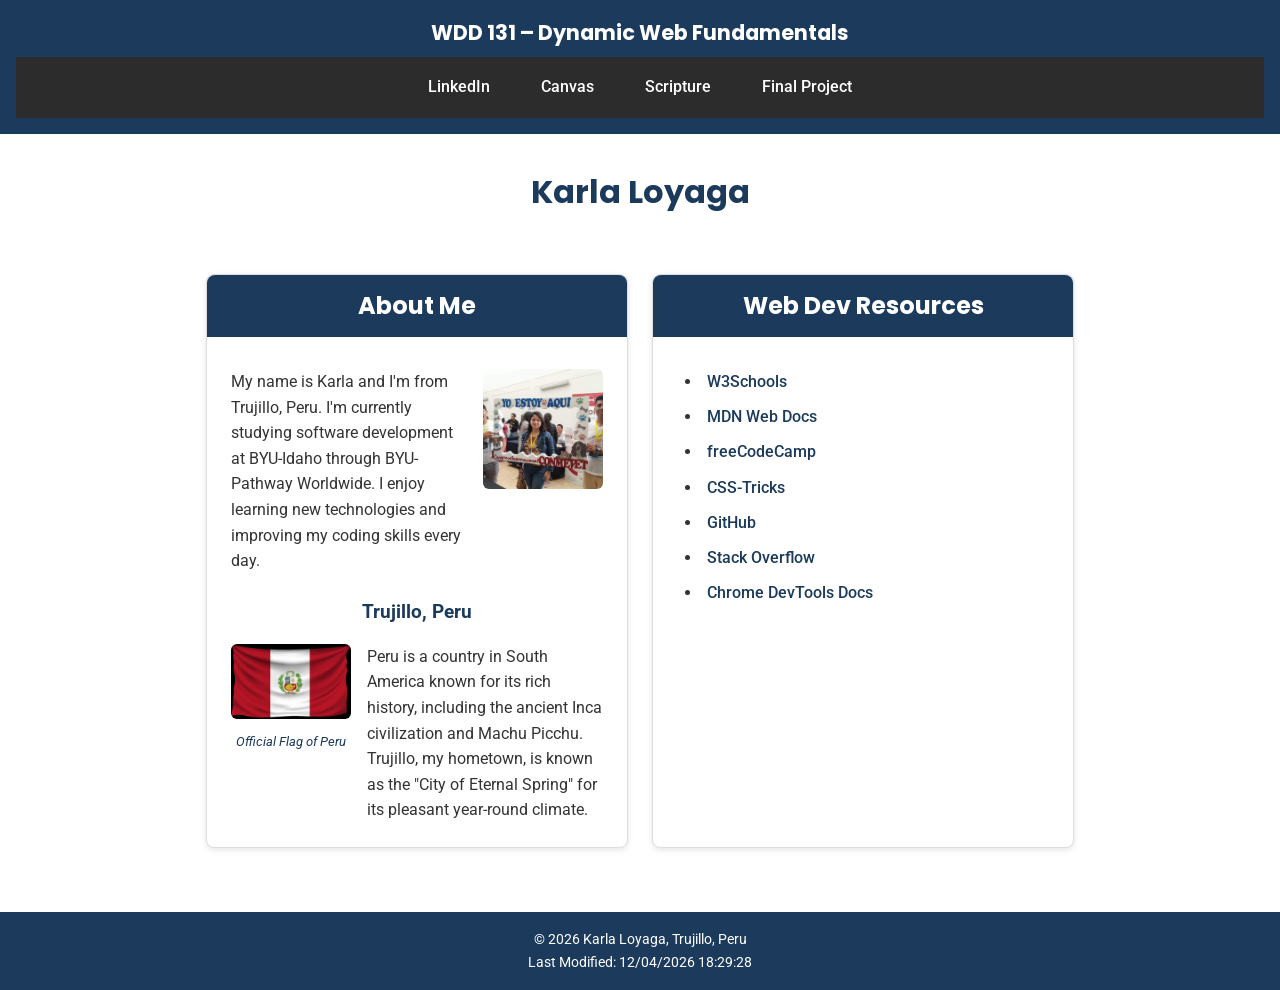
<file: index.html>
<!DOCTYPE html>
<html lang="en">
<head>
    <link rel="preconnect" href="https://fonts.googleapis.com">
    <link rel="preconnect" href="https://fonts.gstatic.com" crossorigin>
    <link href="https://fonts.googleapis.com/css2?family=Poppins:wght@600;700&family=Roboto:wght@400;500&display=swap" rel="stylesheet">
    <meta charset="UTF-8">
    <meta name="viewport" content="width=device-width, initial-scale=1.0">
    <title>WDD 131 – Dynamic Web Fundamentals – Karla Loyaga</title>
    <meta name="description" content="WDD 131 – Dynamic Web Fundamentals. Karla Loyaga. Personal landing page for the web development course.">
    <meta name="author" content="Karla Loyaga">
    <link rel="stylesheet" href="styles/base.css">
    <script src="scripts/getdates.js" defer></script>

</head>
   
<body>
        <header>
        <span id="course-title">WDD 131 – Dynamic Web Fundamentals</span>
        <nav>
            <a href="https://www.linkedin.com" target="_blank">LinkedIn</a>
            <a href="https://byupw.instructure.com/" target="_blank">Canvas</a>
            <a href="https://www.churchofjesuschrist.org/study/scriptures" target="_blank">Scripture</a>
            <a href="#">Final Project</a>
        </nav>
    </header>
        <main>
        <h1>Karla Loyaga</h1>

        <section class="card">
            <h2>About Me</h2>
            <div class="about-content">
                <p>My name is Karla and I'm from Trujillo, Peru. I'm currently studying software development at BYU-Idaho through BYU-Pathway Worldwide. I enjoy learning new technologies and improving my coding skills every day.</p>
                <img src="images/profile.jpg" alt="Photo of Karla Loyaga">
            </div>
           <h3>Trujillo, Peru</h3>
           <div class="flag-content">
               <figure class="flag-figure">
                   <img src="images/peru-flag.jpg" alt="Official flag of Peru">
                   <figcaption>Official Flag of Peru</figcaption>
               </figure>
               <p>Peru is a country in South America known for its rich history, including the ancient Inca civilization and Machu Picchu. Trujillo, my hometown, is known as the "City of Eternal Spring" for its pleasant year-round climate.</p>
           </div>
        </section>

        <section class="card">
            <h2>Web Dev Resources</h2>
            <ul>
                <li><a href="https://www.w3schools.com" target="_blank">W3Schools</a></li>
                <li><a href="https://developer.mozilla.org" target="_blank">MDN Web Docs</a></li>
                <li><a href="https://www.freecodecamp.org" target="_blank">freeCodeCamp</a></li>
                <li><a href="https://css-tricks.com" target="_blank">CSS-Tricks</a></li>
                <li><a href="https://github.com" target="_blank">GitHub</a></li>
                <li><a href="https://stackoverflow.com" target="_blank">Stack Overflow</a></li>
                <li><a href="https://developer.chrome.com/docs" target="_blank">Chrome DevTools Docs</a></li>
            </ul>
        </section>
    </main>
        <footer>
        <p>&copy; <span id="currentyear"></span> Karla Loyaga, Trujillo, Peru</p>
        <p id="lastModified"></p>
    </footer>

</body>
</html>
</file>
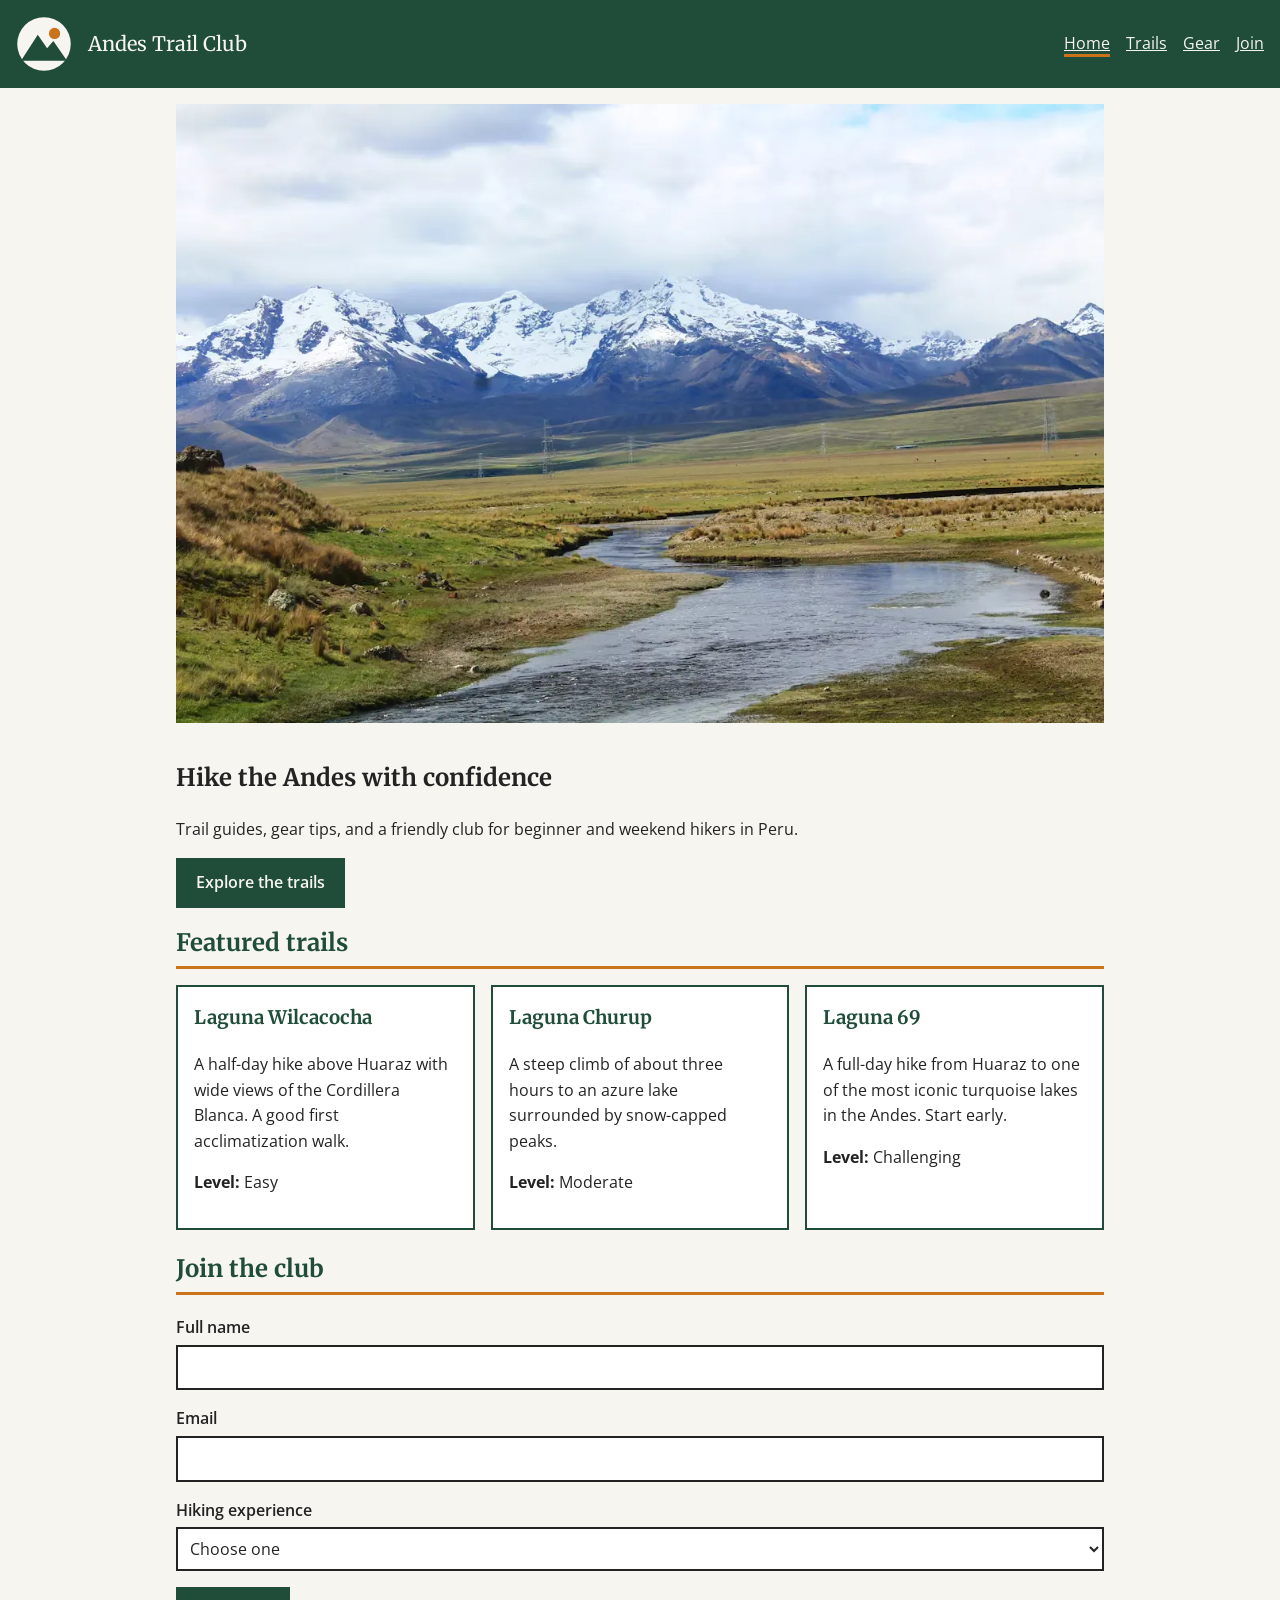
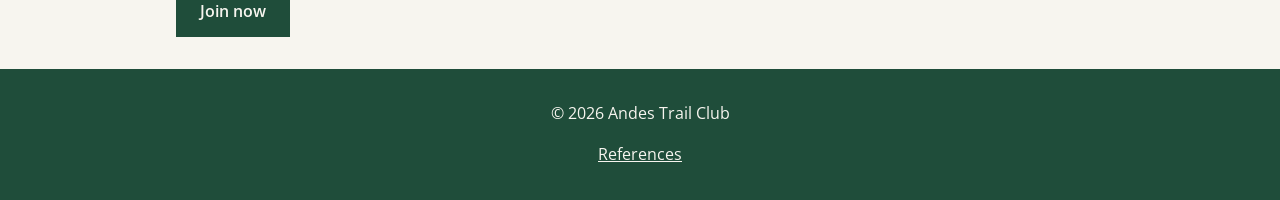
<file: project/index.html>
<!DOCTYPE html>
<html lang="en">
<head>
  <meta charset="utf-8">
  <meta name="viewport" content="width=device-width, initial-scale=1">
  <meta name="description" content="Andes Trail Club: trail guides, gear tips, and membership for hikers in the Andes region of Peru.">
  <title>Andes Trail Club | Home</title>
  <link rel="preconnect" href="https://fonts.googleapis.com">
  <link rel="preconnect" href="https://fonts.gstatic.com" crossorigin>
  <link rel="stylesheet" href="https://fonts.googleapis.com/css2?family=Merriweather:wght@700&amp;family=Open+Sans:wght@400;600&amp;display=swap">
  <link rel="stylesheet" href="styles/main.css">
  <script src="scripts/main.js" defer></script>
</head>
<body>
  <header>
    <img src="images/logo.svg" alt="Andes Trail Club logo: a green mountain peak with an amber sun" width="90" height="90">
    <p class="site-name">Andes Trail Club</p>
    <button id="menu-button" type="button" aria-expanded="false" aria-controls="main-nav">Menu</button>
    <nav id="main-nav" aria-label="Main">
      <ul>
        <li><a href="index.html" aria-current="page">Home</a></li>
        <li><a href="trails.html">Trails</a></li>
        <li><a href="gear.html">Gear</a></li>
        <li><a href="index.html#join">Join</a></li>
      </ul>
    </nav>
  </header>
  <main>
    <section class="hero">
      <img src="images/andes-hero.webp" alt="A river winding through a grassy highland plain below snow-capped Andean mountains" width="1170" height="780">
      <div class="hero-text">
        <h1>Hike the Andes with confidence</h1>
        <p>Trail guides, gear tips, and a friendly club for beginner and weekend hikers in Peru.</p>
        <a href="trails.html">Explore the trails</a>
      </div>
    </section>
    <section class="featured">
      <h2>Featured trails</h2>
      <article class="trail-card">
        <h3>Laguna Wilcacocha</h3>
        <p>A half-day hike above Huaraz with wide views of the Cordillera Blanca. A good first acclimatization walk.</p>
        <p><strong>Level:</strong> Easy</p>
      </article>
      <article class="trail-card">
        <h3>Laguna Churup</h3>
        <p>A steep climb of about three hours to an azure lake surrounded by snow-capped peaks.</p>
        <p><strong>Level:</strong> Moderate</p>
      </article>
      <article class="trail-card">
        <h3>Laguna 69</h3>
        <p>A full-day hike from Huaraz to one of the most iconic turquoise lakes in the Andes. Start early.</p>
        <p><strong>Level:</strong> Challenging</p>
      </article>
    </section>
    <section id="join">
      <h2>Join the club</h2>
      <form id="join-form">
        <p>
          <label for="member-name">Full name</label>
          <input type="text" id="member-name" name="member-name" autocomplete="name" required>
        </p>
        <p>
          <label for="member-email">Email</label>
          <input type="email" id="member-email" name="member-email" autocomplete="email" required>
        </p>
        <p>
          <label for="member-level">Hiking experience</label>
          <select id="member-level" name="member-level" required>
            <option value="">Choose one</option>
            <option value="beginner">Beginner</option>
            <option value="intermediate">Intermediate</option>
            <option value="advanced">Advanced</option>
          </select>
        </p>
        <button type="submit">Join now</button>
      </form>
      <p id="form-message" aria-live="polite"></p>
    </section>
  </main>
  <footer>
    <p>&copy; 2026 Andes Trail Club</p>
    <p><a href="references.html">References</a></p>
  </footer>
</body>
</html>
</file>
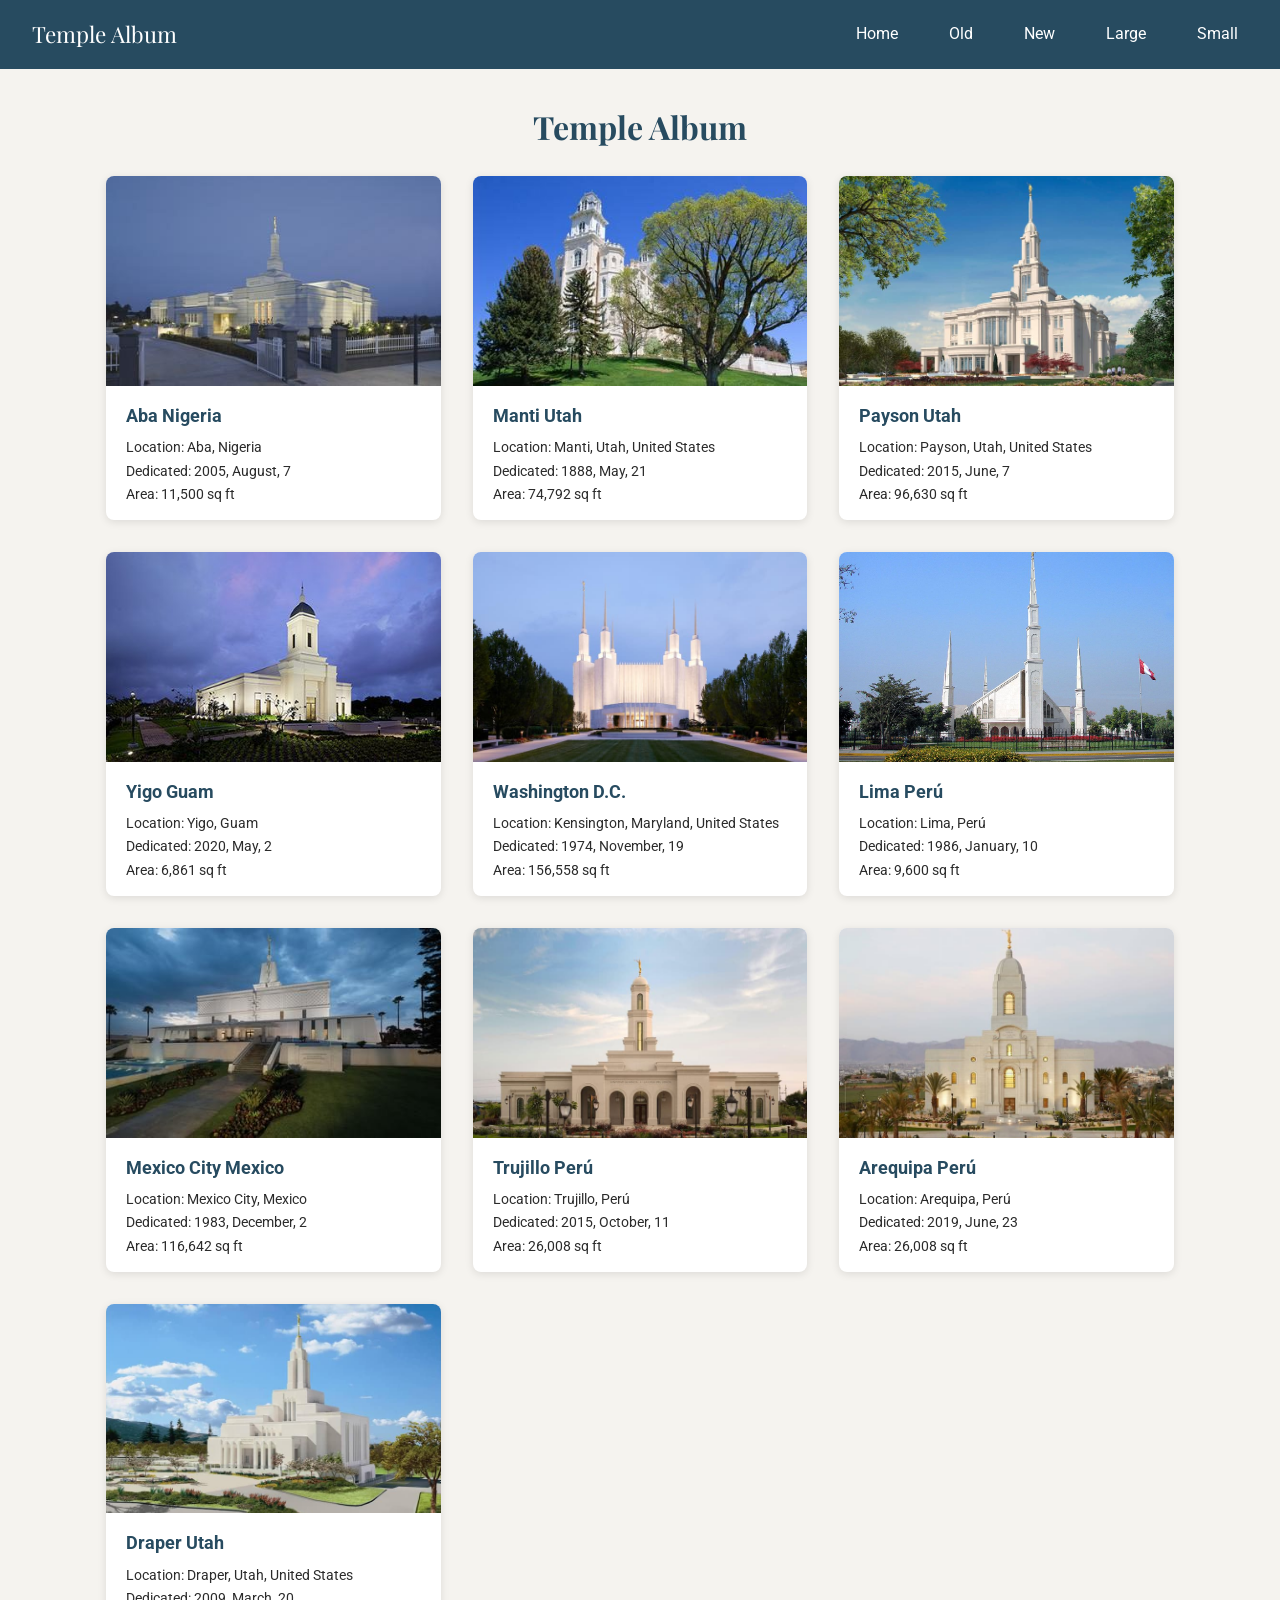
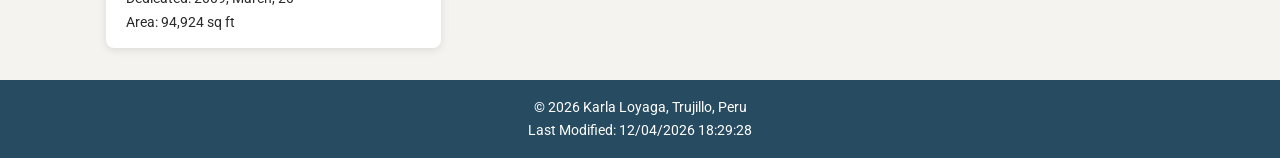
<file: filtered-temples.html>
<!DOCTYPE html>
<html lang="en">
<head>
    <meta charset="UTF-8">
    <meta name="viewport" content="width=device-width, initial-scale=1.0">
    <title>Temple Album – Karla Loyaga</title>
    <meta name="description" content="A responsive picture album of temple images for WDD 131, Karla Loyaga.">
    <meta name="author" content="Karla Loyaga">
    <link rel="preconnect" href="https://fonts.googleapis.com">
    <link rel="preconnect" href="https://fonts.gstatic.com" crossorigin>
    <link href="https://fonts.googleapis.com/css2?family=Playfair+Display:wght@700&family=Roboto:wght@400;500&display=swap" rel="stylesheet">
    <link rel="stylesheet" href="styles/filtered-temples.css">
    <link rel="stylesheet" href="styles/filtered-temples-large.css">
    <script src="scripts/filtered-temples.js" defer></script>
</head>
<body>
    <header>
        <p class="site-title">Temple Album</p>
        <button id="menu-toggle" class="hamburger" aria-label="Toggle navigation menu" aria-expanded="false">
            <span id="hamburger-icon">☰</span>
        </button>
        <nav id="primary-nav">
            <a href="#" id="home">Home</a>
            <a href="#" id="old">Old</a>
            <a href="#" id="new">New</a>
            <a href="#" id="large">Large</a>
            <a href="#" id="small">Small</a>
        </nav>
    </header>

    <main>
        <h1>Temple Album</h1>
        <div class="gallery">
        </div>
    </main>

    <footer>
        <p>&copy; <span id="currentyear"></span> Karla Loyaga, Trujillo, Peru</p>
        <p id="lastModified"></p>
    </footer>
</body>
</html>
</file>
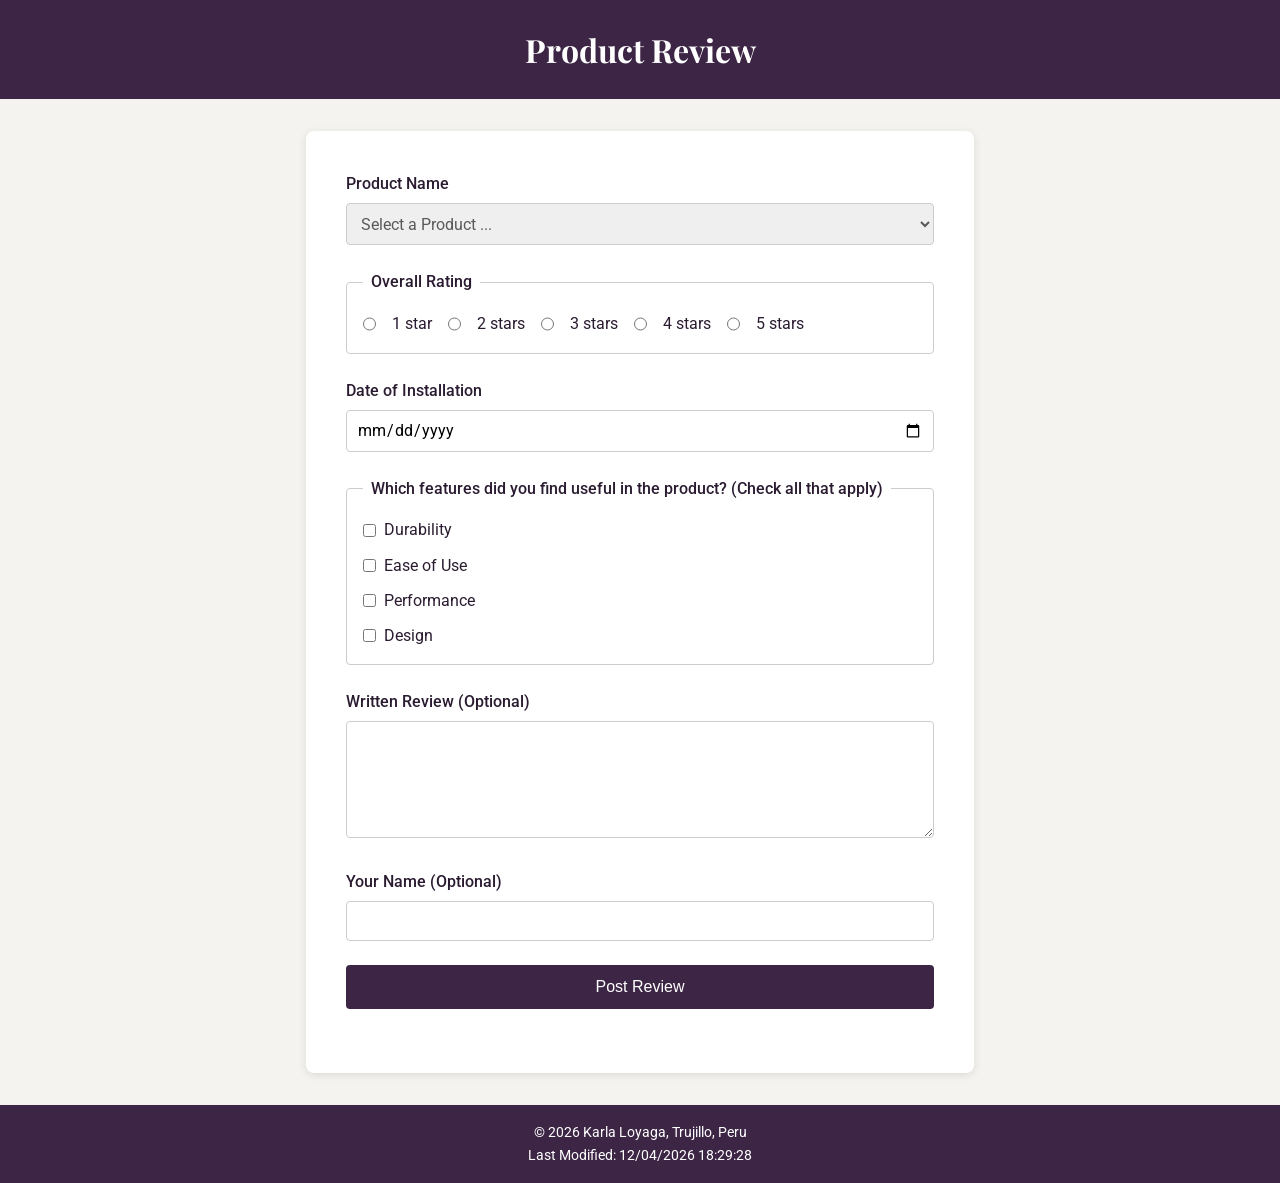
<file: form.html>
<!DOCTYPE html>
<html lang="en">
<head>
    <meta charset="UTF-8">
    <meta name="viewport" content="width=device-width, initial-scale=1.0">
    <title>Product Review Form – Karla Loyaga</title>
    <meta name="description" content="Submit a product review form for WDD 131, Karla Loyaga.">
    <meta name="author" content="Karla Loyaga">
    <link rel="preconnect" href="https://fonts.googleapis.com">
    <link rel="preconnect" href="https://fonts.gstatic.com" crossorigin>
    <link href="https://fonts.googleapis.com/css2?family=Playfair+Display:wght@700&family=Roboto:wght@400;500&display=swap" rel="stylesheet">
    <link rel="stylesheet" href="styles/form.css">
    <script src="scripts/form.js" defer></script>
</head>
<body>
    <header>
        <h1>Product Review</h1>
    </header>

    <main>
        <form action="review.html" method="get">
            <div class="form-group">
                <label for="product">Product Name</label>
                <select id="product" name="product" required>
                    <option value="" disabled selected>Select a Product ...</option>
                </select>
            </div>

            <div class="form-group">
                <fieldset>
                    <legend>Overall Rating</legend>
                    <div class="rating">
                        <input type="radio" id="rating1" name="rating" value="1" required>
                        <label for="rating1">1 star</label>

                        <input type="radio" id="rating2" name="rating" value="2" required>
                        <label for="rating2">2 stars</label>

                        <input type="radio" id="rating3" name="rating" value="3" required>
                        <label for="rating3">3 stars</label>

                        <input type="radio" id="rating4" name="rating" value="4" required>
                        <label for="rating4">4 stars</label>

                        <input type="radio" id="rating5" name="rating" value="5" required>
                        <label for="rating5">5 stars</label>
                    </div>
                </fieldset>
            </div>

            <div class="form-group">
                <label for="installDate">Date of Installation</label>
                <input type="date" id="installDate" name="installDate" required>
            </div>

            <div class="form-group">
                <fieldset>
                    <legend>Which features did you find useful in the product? (Check all that apply)</legend>
                    <div class="checkbox-group">
                        <div class="checkbox-item">
                            <input type="checkbox" id="durability" name="features" value="Durability">
                            <label for="durability">Durability</label>
                        </div>
                        <div class="checkbox-item">
                            <input type="checkbox" id="easeOfUse" name="features" value="Ease of Use">
                            <label for="easeOfUse">Ease of Use</label>
                        </div>
                        <div class="checkbox-item">
                            <input type="checkbox" id="performance" name="features" value="Performance">
                            <label for="performance">Performance</label>
                        </div>
                        <div class="checkbox-item">
                            <input type="checkbox" id="design" name="features" value="Design">
                            <label for="design">Design</label>
                        </div>
                    </div>
                </fieldset>
            </div>

            <div class="form-group">
                <label for="review">Written Review (Optional)</label>
                <textarea id="review" name="review" rows="5"></textarea>
            </div>

            <div class="form-group">
                <label for="username">Your Name (Optional)</label>
                <input type="text" id="username" name="username">
            </div>

            <div class="form-group">
                <input type="submit" value="Post Review">
            </div>
        </form>
    </main>

    <footer>
        <p>&copy; <span id="currentyear"></span> Karla Loyaga, Trujillo, Peru</p>
        <p id="lastModified"></p>
    </footer>
</body>
</html>
</file>
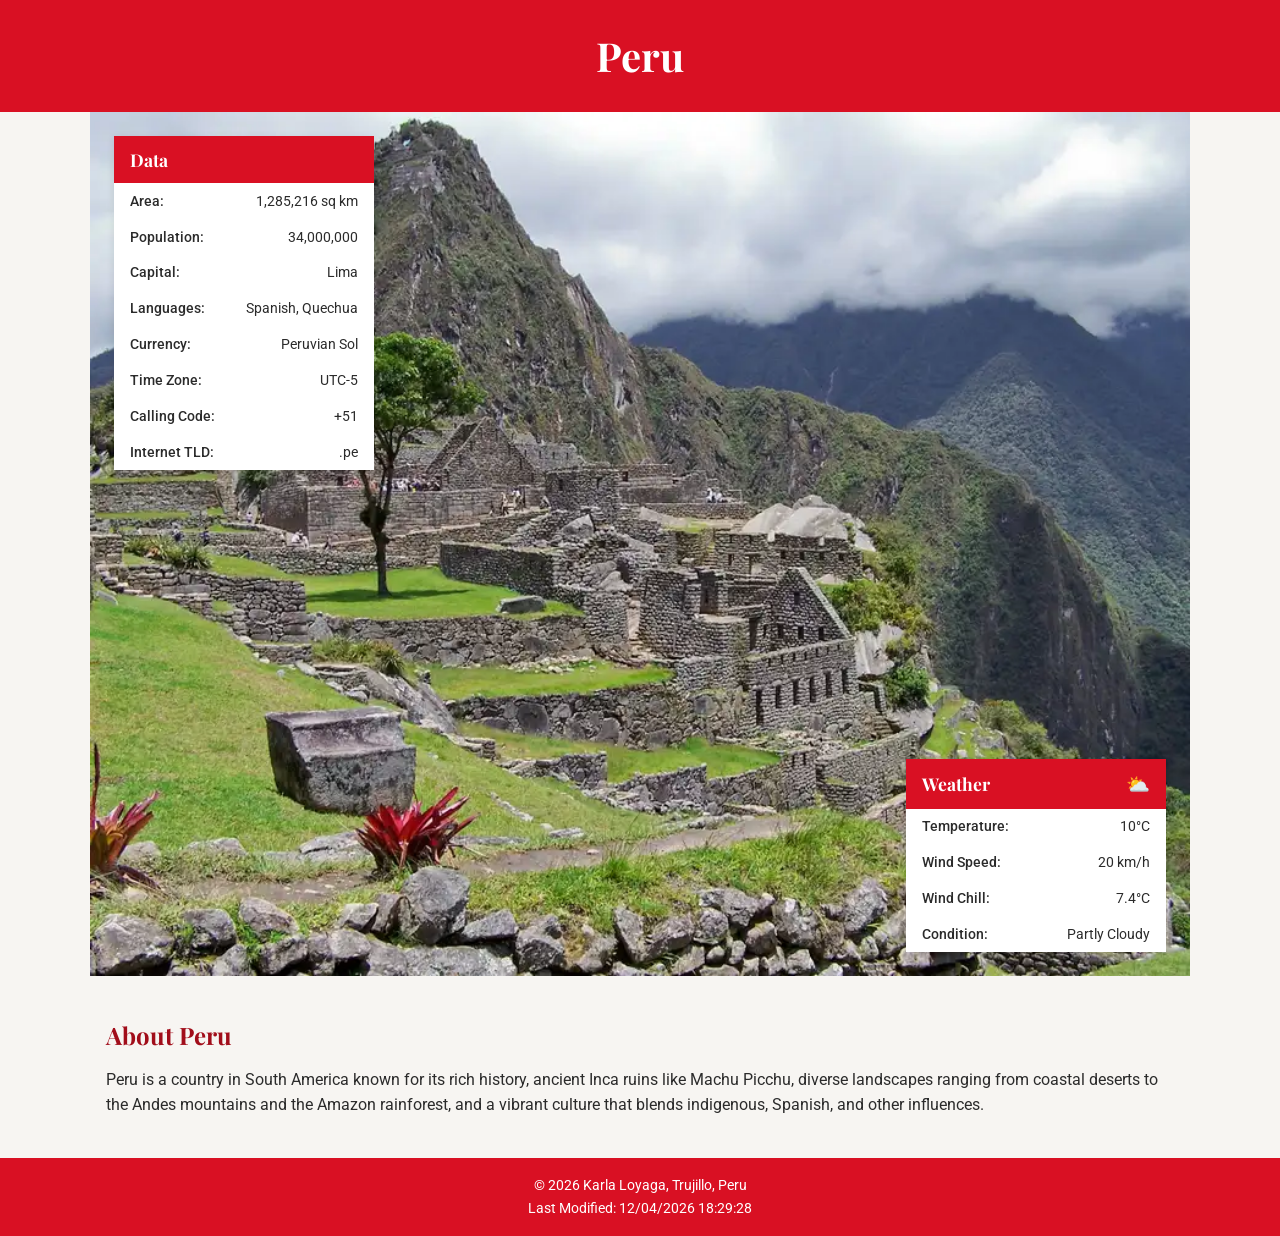
<file: place.html>
<!DOCTYPE html>
<html lang="en">
<head>
    <meta charset="UTF-8">
    <meta name="viewport" content="width=device-width, initial-scale=1.0">
    <title>Peru - Country Page</title>
    <meta name="description" content="Explore Peru: its landscapes, culture, and current weather conditions.">
    <meta name="author" content="Karla Loyaga">
    <link rel="preconnect" href="https://fonts.googleapis.com">
    <link rel="preconnect" href="https://fonts.gstatic.com" crossorigin>
    <link href="https://fonts.googleapis.com/css2?family=Playfair+Display:wght@700&family=Roboto:wght@400;500&display=swap" rel="stylesheet">
    <link rel="stylesheet" href="styles/place.css">
    <link rel="stylesheet" href="styles/place-large.css">
    <script src="scripts/place.js" defer></script>
</head>
<body>
    <header>
        <h1 class="site-title">Peru</h1>
    </header>

    <main>
        <section class="hero-wrapper">
            <picture>
                <source media="(min-width: 700px)" srcset="images/peru-hero-large.webp">
                <img src="images/peru-hero-small.webp" alt="Llamas at Machu Picchu, Peru" width="800" height="600">
            </picture>

            <div class="data-card">
                <h2>Data</h2>
                <p><span class="label">Area:</span> <span class="value">1,285,216 sq km</span></p>
                <p><span class="label">Population:</span> <span class="value">34,000,000</span></p>
                <p><span class="label">Capital:</span> <span class="value">Lima</span></p>
                <p><span class="label">Languages:</span> <span class="value">Spanish, Quechua</span></p>
                <p><span class="label">Currency:</span> <span class="value">Peruvian Sol</span></p>
                <p><span class="label">Time Zone:</span> <span class="value">UTC-5</span></p>
                <p><span class="label">Calling Code:</span> <span class="value">+51</span></p>
                <p><span class="label">Internet TLD:</span> <span class="value">.pe</span></p>
            </div>

            <div class="weather-card">
                <h2>Weather<img class="weather-icon-mobile" src="images/weather-cloud.svg" alt="Cloudy weather icon" width="32" height="32"></h2>
                <p><span class="label">Temperature:</span> <span id="temp" class="value">10°C</span></p>
                <p><span class="label">Wind Speed:</span> <span id="wind" class="value">20 km/h</span></p>
                <p><span class="label">Wind Chill:</span> <span id="windchill" class="value"></span></p>
                <p><span class="label">Condition:</span> <span class="value">Partly Cloudy</span></p>
            </div>
        </section>

        <section class="intro">
            <h2>About Peru</h2>
            <p>Peru is a country in South America known for its rich history, ancient Inca ruins like Machu Picchu, diverse landscapes ranging from coastal deserts to the Andes mountains and the Amazon rainforest, and a vibrant culture that blends indigenous, Spanish, and other influences.</p>
        </section>
    </main>

    <footer>
        <p>&copy; <span id="currentyear"></span> Karla Loyaga, Trujillo, Peru</p>
        <p id="lastModified"></p>
    </footer>
</body>
</html>
</file>
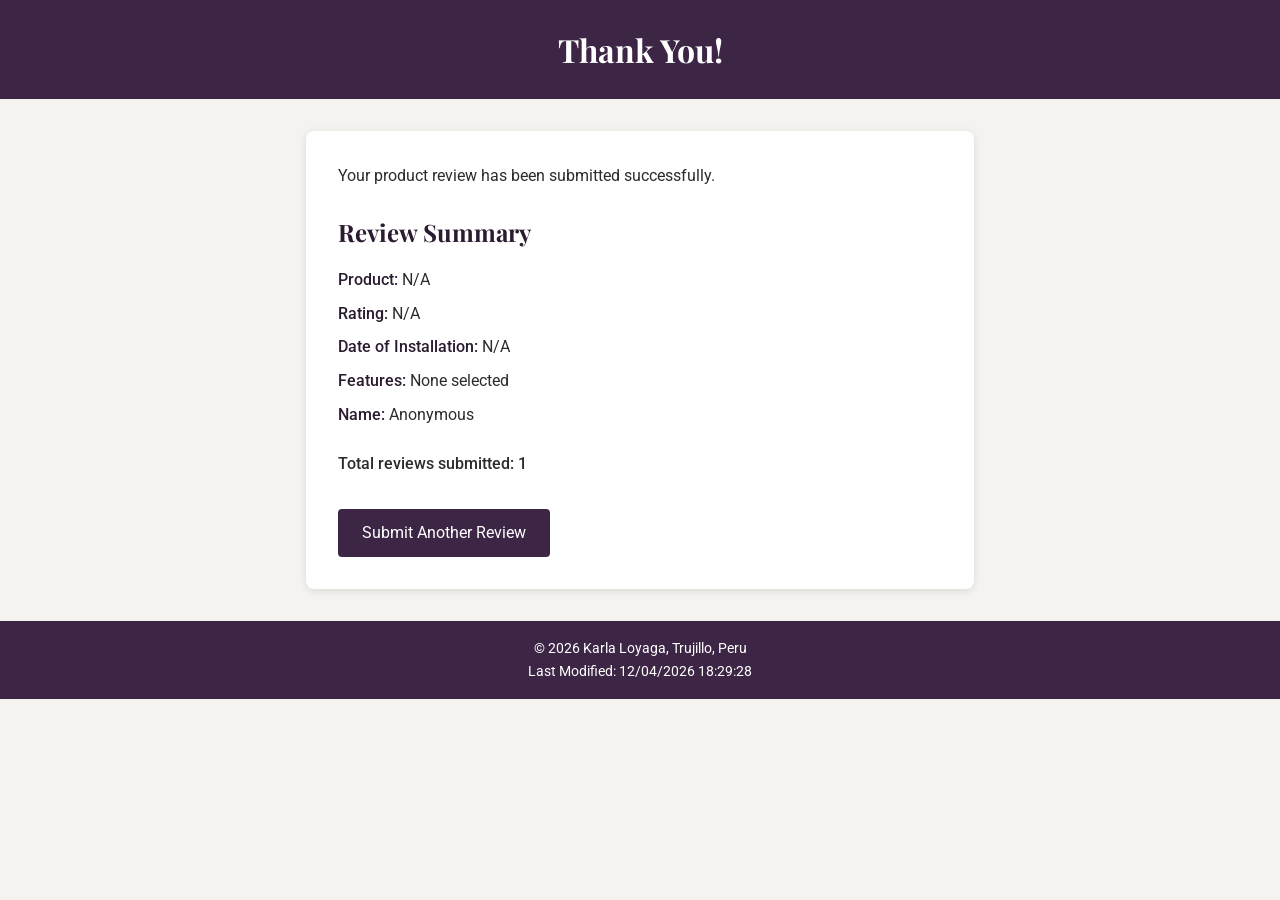
<file: review.html>
<!DOCTYPE html>
<html lang="en">
<head>
    <meta charset="UTF-8">
    <meta name="viewport" content="width=device-width, initial-scale=1.0">
    <title>Review Submitted – Karla Loyaga</title>
    <meta name="description" content="Confirmation page after submitting a product review for WDD 131, Karla Loyaga.">
    <meta name="author" content="Karla Loyaga">
    <link rel="preconnect" href="https://fonts.googleapis.com">
    <link rel="preconnect" href="https://fonts.gstatic.com" crossorigin>
    <link href="https://fonts.googleapis.com/css2?family=Playfair+Display:wght@700&family=Roboto:wght@400;500&display=swap" rel="stylesheet">
    <link rel="stylesheet" href="styles/form.css">
    <script src="scripts/review.js" defer></script>
</head>
<body>
    <header>
        <h1>Thank You!</h1>
    </header>

    <main>
        <section class="confirmation">
            <p>Your product review has been submitted successfully.</p>

            <h2>Review Summary</h2>
            <p><span class="label">Product:</span> <span id="summaryProduct"></span></p>
            <p><span class="label">Rating:</span> <span id="summaryRating"></span></p>
            <p><span class="label">Date of Installation:</span> <span id="summaryDate"></span></p>
            <p><span class="label">Features:</span> <span id="summaryFeatures"></span></p>
            <p><span class="label">Name:</span> <span id="summaryUsername"></span></p>

            <p class="counter">Total reviews submitted: <span id="reviewCount"></span></p>

            <a href="form.html" class="button-link">Submit Another Review</a>
        </section>
    </main>

    <footer>
        <p>&copy; <span id="currentyear"></span> Karla Loyaga, Trujillo, Peru</p>
        <p id="lastModified"></p>
    </footer>
</body>
</html>
</file>
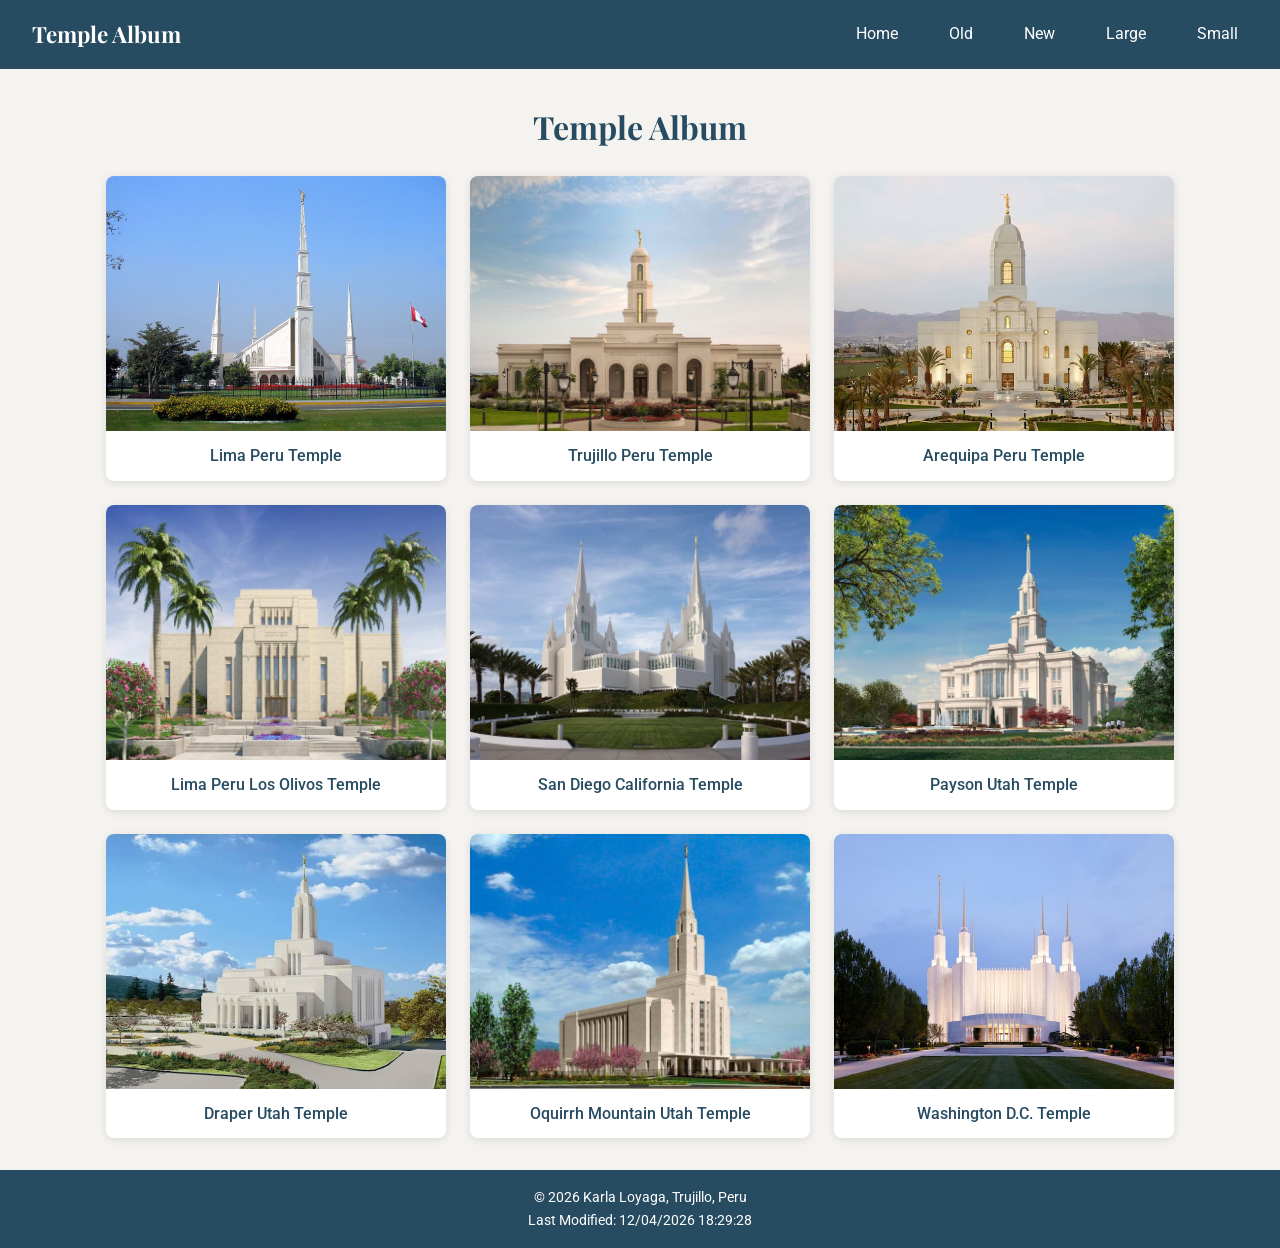
<file: temples.html>
<!DOCTYPE html>
<html lang="en">
<head>
    <meta charset="UTF-8">
    <meta name="viewport" content="width=device-width, initial-scale=1.0">
    <title>Temple Album – Karla Loyaga</title>
    <meta name="description" content="A responsive picture album of temple images for WDD 131, Karla Loyaga.">
    <meta name="author" content="Karla Loyaga">
    <link rel="preconnect" href="https://fonts.googleapis.com">
    <link rel="preconnect" href="https://fonts.gstatic.com" crossorigin>
    <link href="https://fonts.googleapis.com/css2?family=Playfair+Display:wght@700&family=Roboto:wght@400;500&display=swap" rel="stylesheet">
    <link rel="stylesheet" href="styles/temples.css">
    <link rel="stylesheet" href="styles/temples-large.css">
    <script src="scripts/temples.js" defer></script>
</head>
<body>
    <header>
        <h2 class="site-title">Temple Album</h2>
        <button id="menu-toggle" class="hamburger" aria-label="Toggle navigation menu" aria-expanded="false">
            <span id="hamburger-icon">☰</span>
        </button>
        <nav id="primary-nav">
            <a href="index.html">Home</a>
            <a href="#">Old</a>
            <a href="#">New</a>
            <a href="#">Large</a>
            <a href="#">Small</a>
        </nav>
    </header>

    <main>
        <h1>Temple Album</h1>
        <div class="gallery">
            <figure>
                <img src="images/lima-peru-temple.jpg" alt="Lima Peru Temple" loading="lazy" width="600" height="450">
                <figcaption>Lima Peru Temple</figcaption>
            </figure>
            <figure>
                <img src="images/trujillo-peru-temple.jpg" alt="Trujillo Peru Temple" loading="lazy" width="600" height="450">
                <figcaption>Trujillo Peru Temple</figcaption>
            </figure>
            <figure>
                <img src="images/arequipa-temple.jpg" alt="Arequipa Peru Temple" loading="lazy" width="600" height="450">
                <figcaption>Arequipa Peru Temple</figcaption>
            </figure>
            <figure>
                <img src="images/los-olivos-temple.jpg" alt="Lima Peru Los Olivos Temple" loading="lazy" width="600" height="450">
                <figcaption>Lima Peru Los Olivos Temple</figcaption>
            </figure>
            <figure>
                <img src="images/san-diego-temple.jpg" alt="San Diego California Temple" loading="lazy" width="600" height="450">
                <figcaption>San Diego California Temple</figcaption>
            </figure>
            <figure>
                <img src="images/payson-utah-temple.jpg" alt="Payson Utah Temple" loading="lazy" width="600" height="450">
                <figcaption>Payson Utah Temple</figcaption>
            </figure>
            <figure>
                <img src="images/draper-utah-temple.jpg" alt="Draper Utah Temple" loading="lazy" width="600" height="450">
                <figcaption>Draper Utah Temple</figcaption>
            </figure>
            <figure>
                <img src="images/oquirrh-mountain-temple.jpg" alt="Oquirrh Mountain Utah Temple" loading="lazy" width="600" height="450">
                <figcaption>Oquirrh Mountain Utah Temple</figcaption>
            </figure>
            <figure>
                <img src="images/washington-d.c.-temple.jpg" alt="Washington D.C. Temple" loading="lazy" width="600" height="450">
                <figcaption>Washington D.C. Temple</figcaption>
            </figure>
        </div>
    </main>

    <footer>
        <p>&copy; <span id="currentyear"></span> Karla Loyaga, Trujillo, Peru</p>
        <p id="lastModified"></p>
    </footer>
</body>
</html>
</file>
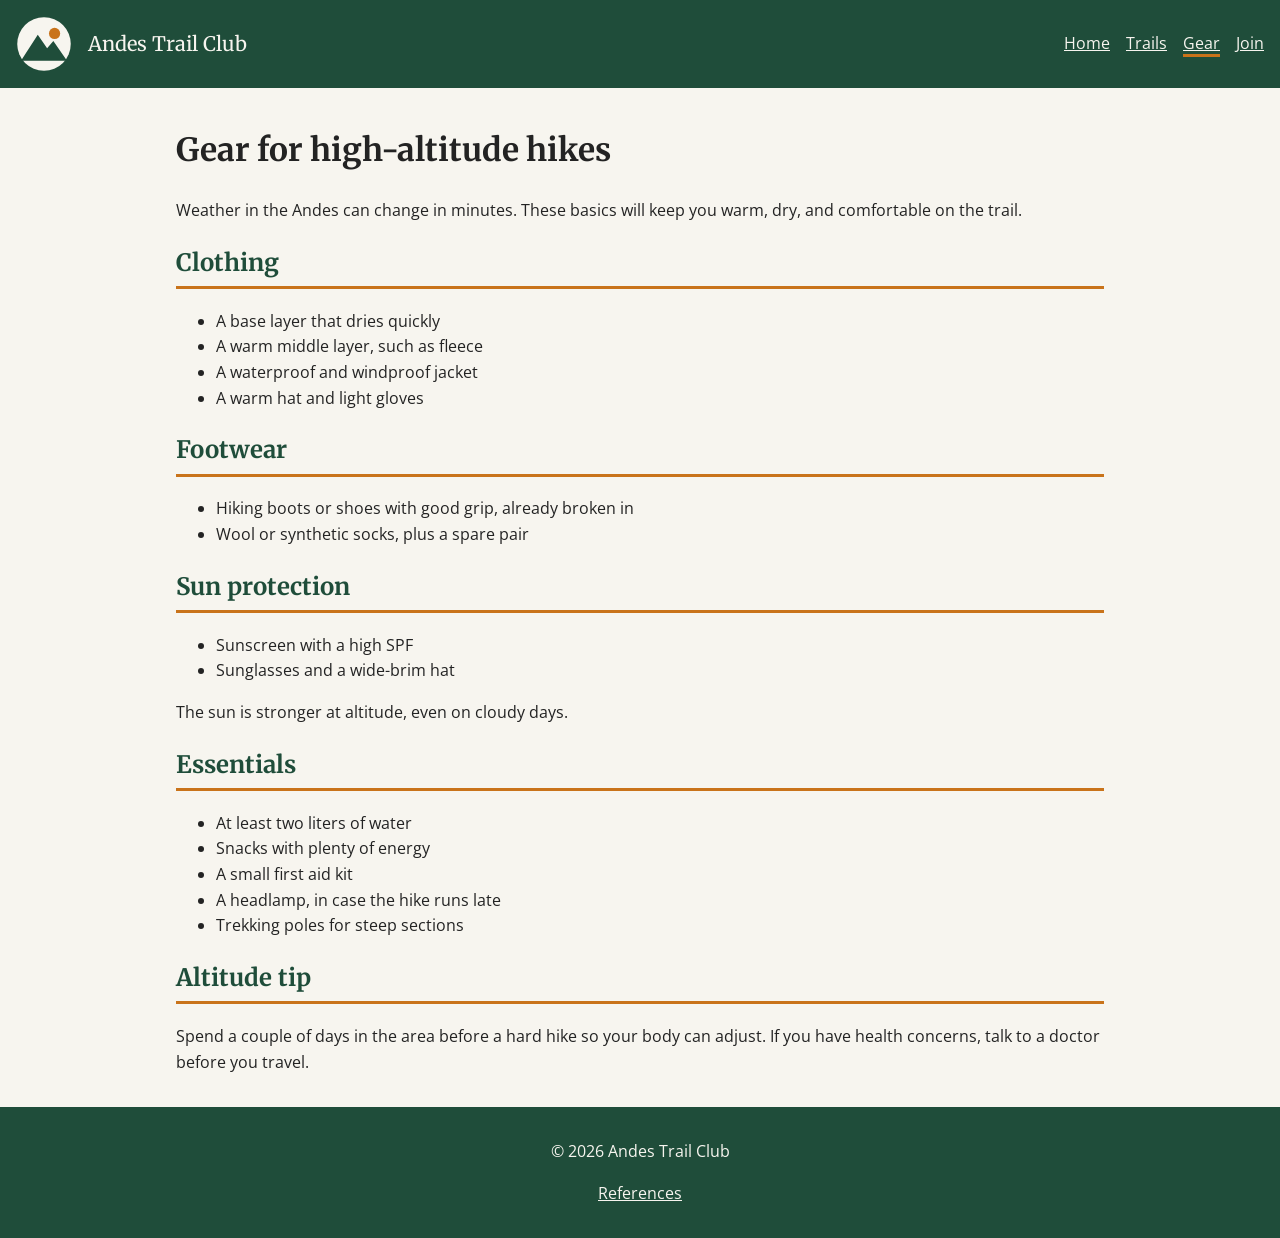
<file: project/gear.html>
<!DOCTYPE html>
<html lang="en">
<head>
  <meta charset="utf-8">
  <meta name="viewport" content="width=device-width, initial-scale=1">
  <meta name="description" content="Gear tips for high-altitude hiking in the Andes: clothing layers, footwear, sun protection, and the essentials to carry on every trail.">
  <title>Andes Trail Club | Gear</title>
  <link rel="preconnect" href="https://fonts.googleapis.com">
  <link rel="preconnect" href="https://fonts.gstatic.com" crossorigin>
  <link rel="stylesheet" href="https://fonts.googleapis.com/css2?family=Merriweather:wght@700&amp;family=Open+Sans:wght@400;600&amp;display=swap">
  <link rel="stylesheet" href="styles/main.css">
  <script src="scripts/main.js" defer></script>
</head>
<body>
  <header>
    <img src="images/logo.svg" alt="Andes Trail Club logo: a green mountain peak with an amber sun" width="90" height="90">
    <p class="site-name">Andes Trail Club</p>
    <button id="menu-button" type="button" aria-expanded="false" aria-controls="main-nav">Menu</button>
    <nav id="main-nav" aria-label="Main">
      <ul>
        <li><a href="index.html">Home</a></li>
        <li><a href="trails.html">Trails</a></li>
        <li><a href="gear.html" aria-current="page">Gear</a></li>
        <li><a href="index.html#join">Join</a></li>
      </ul>
    </nav>
  </header>
  <main>
    <h1>Gear for high-altitude hikes</h1>
    <p>Weather in the Andes can change in minutes. These basics will keep you warm, dry, and comfortable on the trail.</p>

    <section>
      <h2>Clothing</h2>
      <ul>
        <li>A base layer that dries quickly</li>
        <li>A warm middle layer, such as fleece</li>
        <li>A waterproof and windproof jacket</li>
        <li>A warm hat and light gloves</li>
      </ul>
    </section>

    <section>
      <h2>Footwear</h2>
      <ul>
        <li>Hiking boots or shoes with good grip, already broken in</li>
        <li>Wool or synthetic socks, plus a spare pair</li>
      </ul>
    </section>

    <section>
      <h2>Sun protection</h2>
      <ul>
        <li>Sunscreen with a high SPF</li>
        <li>Sunglasses and a wide-brim hat</li>
      </ul>
      <p>The sun is stronger at altitude, even on cloudy days.</p>
    </section>

    <section>
      <h2>Essentials</h2>
      <ul>
        <li>At least two liters of water</li>
        <li>Snacks with plenty of energy</li>
        <li>A small first aid kit</li>
        <li>A headlamp, in case the hike runs late</li>
        <li>Trekking poles for steep sections</li>
      </ul>
    </section>

    <section>
      <h2>Altitude tip</h2>
      <p>Spend a couple of days in the area before a hard hike so your body can adjust. If you have health concerns, talk to a doctor before you travel.</p>
    </section>
  </main>
  <footer>
    <p>&copy; 2026 Andes Trail Club</p>
    <p><a href="references.html">References</a></p>
  </footer>
</body>
</html>
</file>
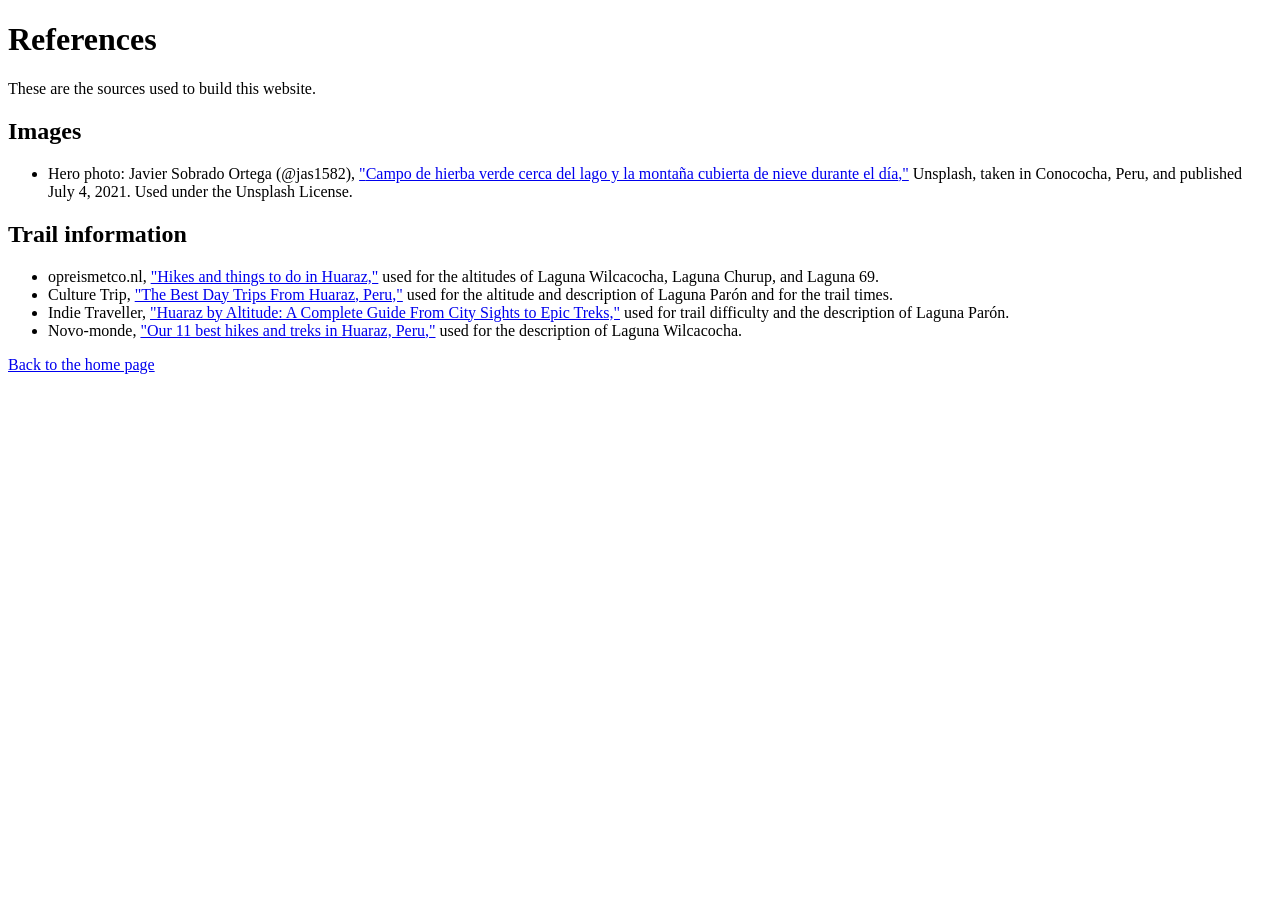
<file: project/references.html>
<!DOCTYPE html>
<html lang="en">
<head>
  <meta charset="utf-8">
  <meta name="viewport" content="width=device-width, initial-scale=1">
  <meta name="description" content="Sources and credits for the images and trail information used on the Andes Trail Club website.">
  <title>Andes Trail Club | References</title>
</head>
<body>
  <header>
    <h1>References</h1>
  </header>
  <main>
    <p>These are the sources used to build this website.</p>

    <section>
      <h2>Images</h2>
      <ul>
        <li>Hero photo: Javier Sobrado Ortega (@jas1582), <a href="https://unsplash.com/es/fotos/campo-de-hierba-verde-cerca-del-lago-y-la-montana-cubierta-de-nieve-durante-el-dia-dOM5FB4EZWw">"<span lang="es">Campo de hierba verde cerca del lago y la montaña cubierta de nieve durante el día</span>,"</a> Unsplash, taken in Conococha, Peru, and published July 4, 2021. Used under the Unsplash License.</li>
      </ul>
    </section>

    <section>
      <h2>Trail information</h2>
      <ul>
        <li>opreismetco.nl, <a href="https://www.opreismetco.nl/en/peru-en/hikes-and-things-to-do-in-huaraz/">"Hikes and things to do in Huaraz,"</a> used for the altitudes of Laguna Wilcacocha, Laguna Churup, and Laguna 69.</li>
        <li>Culture Trip, <a href="https://www.theculturetrip.com/south-america/peru/articles/the-best-day-trips-from-huaraz-peru">"The Best Day Trips From Huaraz, Peru,"</a> used for the altitude and description of Laguna Parón and for the trail times.</li>
        <li>Indie Traveller, <a href="https://www.indietraveller.co/huaraz-travel-guide">"Huaraz by Altitude: A Complete Guide From City Sights to Epic Treks,"</a> used for trail difficulty and the description of Laguna Parón.</li>
        <li>Novo-monde, <a href="https://www.novo-monde.com/en/best-treks-hikes-in-huaraz-peru/">"Our 11 best hikes and treks in Huaraz, Peru,"</a> used for the description of Laguna Wilcacocha.</li>
      </ul>
    </section>
  </main>
  <footer>
    <p><a href="index.html">Back to the home page</a></p>
  </footer>
</body>
</html>
</file>
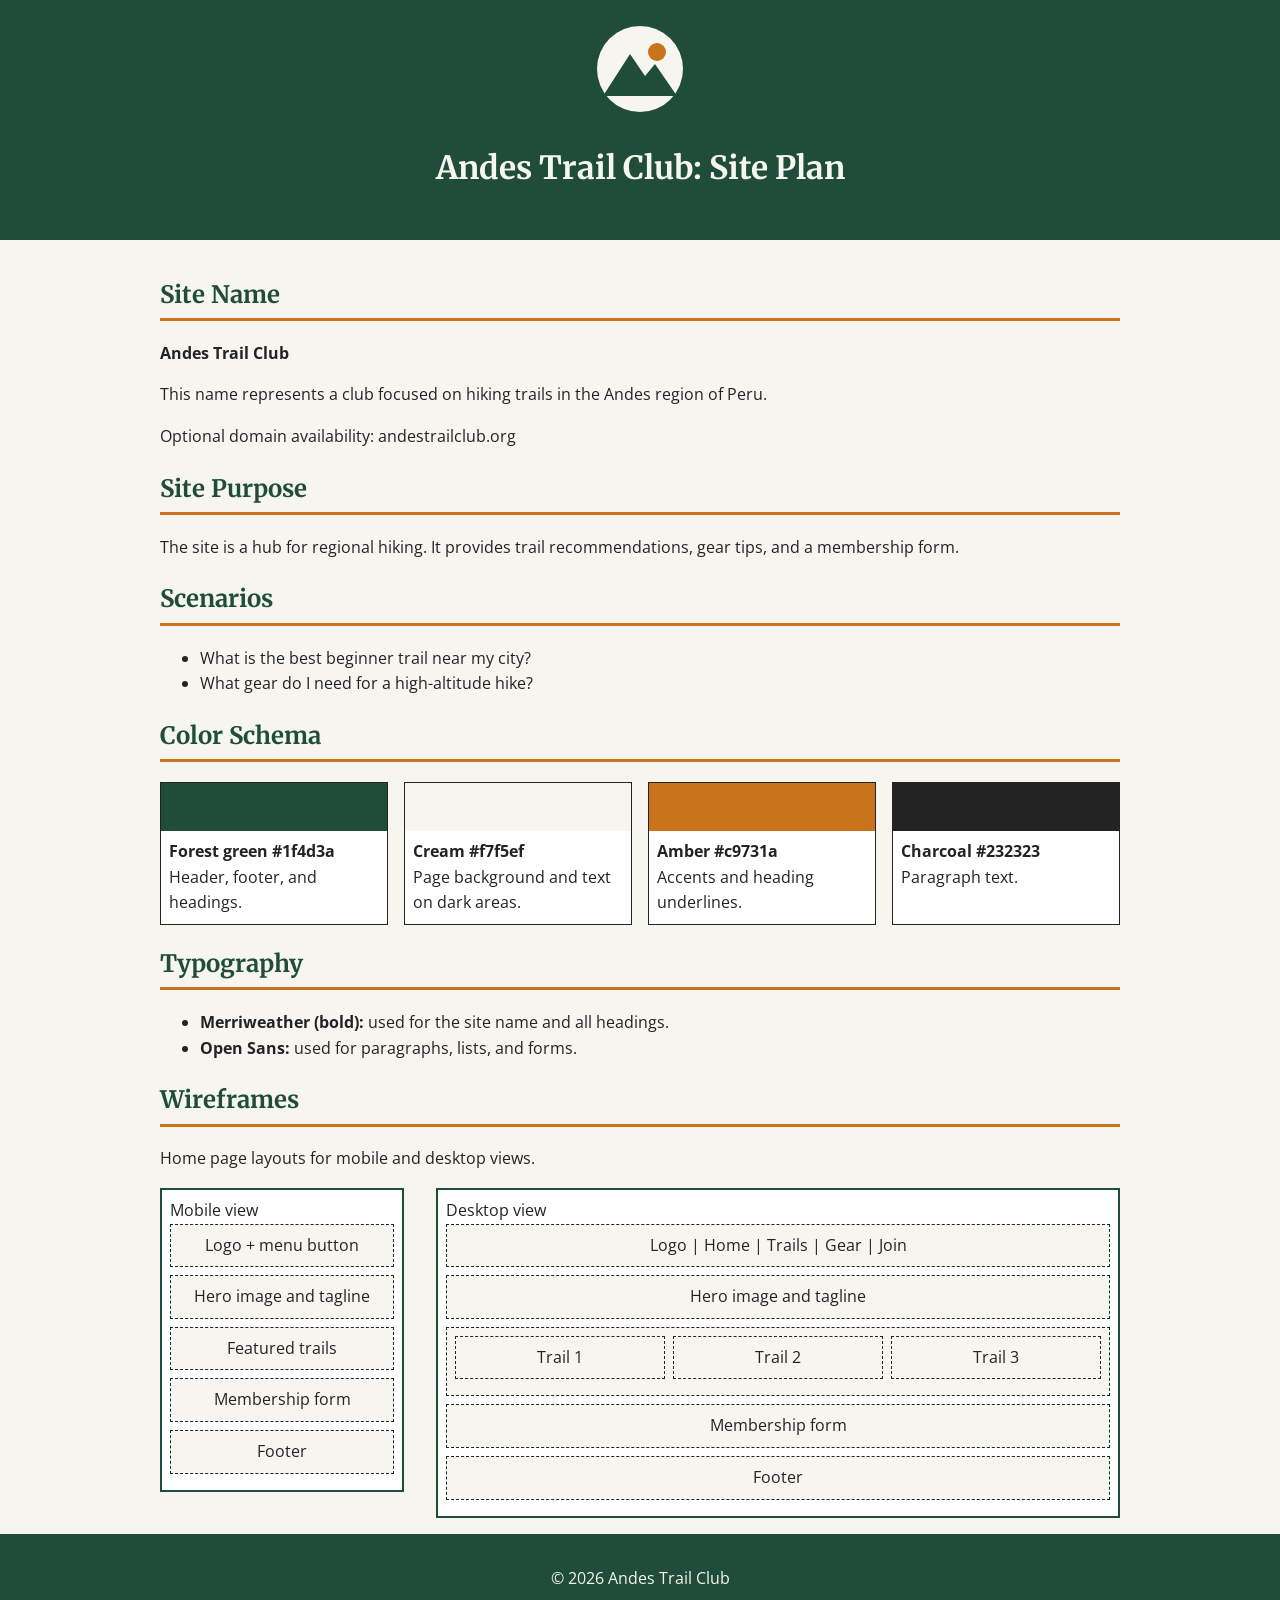
<file: project/siteplan.html>
<!DOCTYPE html>
<html lang="en">
<head>
  <meta charset="utf-8">
  <meta name="viewport" content="width=device-width, initial-scale=1">
  <title>Andes Trail Club | Site Plan</title>
  <link rel="preconnect" href="https://fonts.googleapis.com">
  <link rel="preconnect" href="https://fonts.gstatic.com" crossorigin>
  <link rel="stylesheet" href="https://fonts.googleapis.com/css2?family=Merriweather:wght@700&amp;family=Open+Sans:wght@400;600&amp;display=swap">
  <link rel="stylesheet" href="siteplan.css">
</head>
<body>
  <header>
    <img src="../images/logo.svg" alt="Andes Trail Club logo: a green mountain peak with an amber sun" width="90" height="90">
    <h1>Andes Trail Club: Site Plan</h1>
  </header>
  <main>
    <section>
      <h2>Site Name</h2>
      <p><strong>Andes Trail Club</strong></p>
      <p>This name represents a club focused on hiking trails in the Andes region of Peru.</p>
      <p>Optional domain availability: andestrailclub.org</p>
    </section>

    <section>
      <h2>Site Purpose</h2>
      <p>The site is a hub for regional hiking. It provides trail recommendations, gear tips, and a membership form.</p>
    </section>

    <section>
      <h2>Scenarios</h2>
      <ul>
        <li>What is the best beginner trail near my city?</li>
        <li>What gear do I need for a high-altitude hike?</li>
      </ul>
    </section>

    <section>
      <h2>Color Schema</h2>
      <ul class="swatches">
        <li><span class="sw-forest"></span><p><strong>Forest green #1f4d3a</strong><br>Header, footer, and headings.</p></li>
        <li><span class="sw-cream"></span><p><strong>Cream #f7f5ef</strong><br>Page background and text on dark areas.</p></li>
        <li><span class="sw-amber"></span><p><strong>Amber #c9731a</strong><br>Accents and heading underlines.</p></li>
        <li><span class="sw-ink"></span><p><strong>Charcoal #232323</strong><br>Paragraph text.</p></li>
      </ul>
    </section>

    <section>
      <h2>Typography</h2>
      <ul>
        <li><strong>Merriweather (bold):</strong> used for the site name and all headings.</li>
        <li><strong>Open Sans:</strong> used for paragraphs, lists, and forms.</li>
      </ul>
    </section>
        <section>
      <h2>Wireframes</h2>
      <p>Home page layouts for mobile and desktop views.</p>
      <div class="wireframes">
        <figure class="wf wf-mobile">
          <figcaption>Mobile view</figcaption>
          <div>Logo + menu button</div>
          <div>Hero image and tagline</div>
          <div>Featured trails</div>
          <div>Membership form</div>
          <div>Footer</div>
        </figure>
        <figure class="wf wf-desktop">
          <figcaption>Desktop view</figcaption>
          <div>Logo | Home | Trails | Gear | Join</div>
          <div>Hero image and tagline</div>
          <div class="wf-row">
            <div>Trail 1</div>
            <div>Trail 2</div>
            <div>Trail 3</div>
          </div>
          <div>Membership form</div>
          <div>Footer</div>
        </figure>
      </div>
    </section>
  </main>
  <footer>
    <p>&copy; 2026 Andes Trail Club</p>
  </footer>
</body>
</html>
</file>
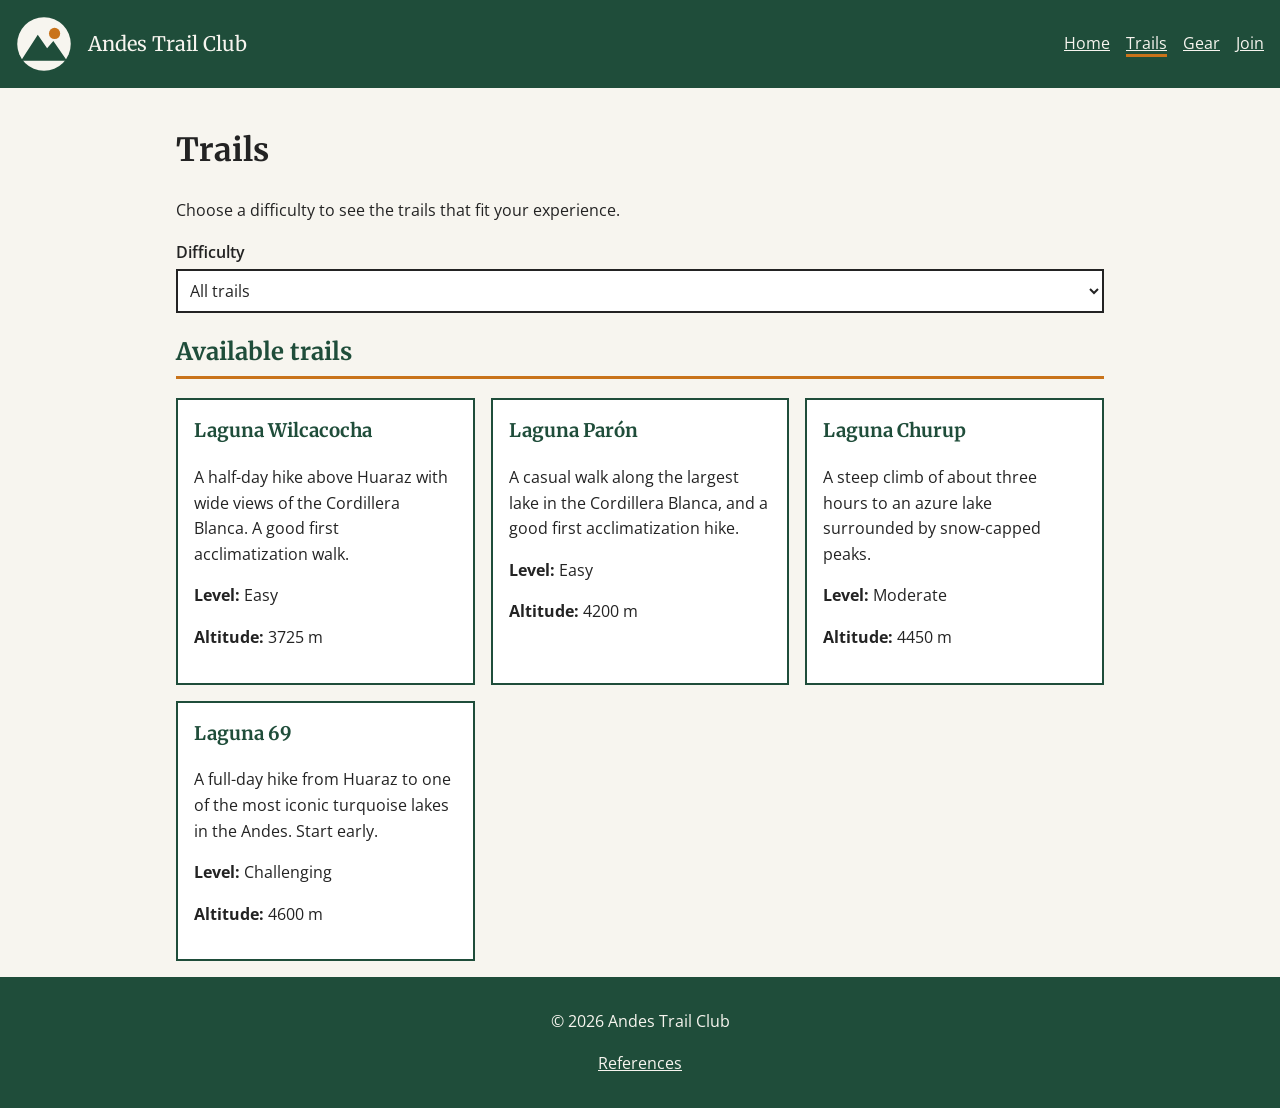
<file: project/trails.html>
<!DOCTYPE html>
<html lang="en">
<head>
  <meta charset="utf-8">
  <meta name="viewport" content="width=device-width, initial-scale=1">
  <meta name="description" content="Browse hiking trails in the Andes of Peru and filter them by difficulty, from easy walks to challenging full-day climbs.">
  <title>Andes Trail Club | Trails</title>
  <link rel="preconnect" href="https://fonts.googleapis.com">
  <link rel="preconnect" href="https://fonts.gstatic.com" crossorigin>
  <link rel="stylesheet" href="https://fonts.googleapis.com/css2?family=Merriweather:wght@700&amp;family=Open+Sans:wght@400;600&amp;display=swap">
  <link rel="stylesheet" href="styles/main.css">
  <script src="scripts/main.js" defer></script>
</head>
<body>
  <header>
    <img src="images/logo.svg" alt="Andes Trail Club logo: a green mountain peak with an amber sun" width="90" height="90">
    <p class="site-name">Andes Trail Club</p>
    <button id="menu-button" type="button" aria-expanded="false" aria-controls="main-nav">Menu</button>
    <nav id="main-nav" aria-label="Main">
      <ul>
        <li><a href="index.html">Home</a></li>
        <li><a href="trails.html" aria-current="page">Trails</a></li>
        <li><a href="gear.html">Gear</a></li>
        <li><a href="index.html#join">Join</a></li>
      </ul>
    </nav>
  </header>
  <main>
    <h1>Trails</h1>
    <p>Choose a difficulty to see the trails that fit your experience.</p>
    <p>
      <label for="level-filter">Difficulty</label>
      <select id="level-filter" name="level-filter">
        <option value="all">All trails</option>
        <option value="Easy">Easy</option>
        <option value="Moderate">Moderate</option>
        <option value="Challenging">Challenging</option>
      </select>
    </p>
    <h2>Available trails</h2>
    <div id="trail-list" aria-live="polite"></div>
  </main>
  <footer>
    <p>&copy; 2026 Andes Trail Club</p>
    <p><a href="references.html">References</a></p>
  </footer>
</body>
</html>
</file>
<file: styles/base.css>
/* Reset básico */
* {
    margin: 0;
    padding: 0;
    box-sizing: border-box;
}

body {
    font-family: 'Roboto', sans-serif;
    color: #333333;
    line-height: 1.6;
    background-color: #ffffff;
}

h1, h2 {
    font-family: 'Poppins', sans-serif;
}

/* Header */
header {
    background-color: #1b3a5c;
    color: #ffffff;
    text-align: center;
    padding: 1rem;
}

#course-title {
    display: block;
    font-family: 'Poppins', sans-serif;
    font-size: 1.3rem;
    font-weight: 700;
    margin-bottom: 0.5rem;
}

/* Navigation */
nav {
    display: flex;
    justify-content: center;
    gap: 2rem;
    background-color: #2c2c2c;
    padding: 0.75rem;
}

nav a {
    color: #ffffff;
    text-decoration: none;
    font-weight: 500;
    padding: 0.3rem 0.6rem;
    border-bottom: 2px solid transparent;
    transition: color 0.3s ease, border-bottom 0.3s ease;
}

nav a:hover {
    color: #d9a441;
    border-bottom: 2px solid #d9a441;
}

/* Main content */
main {
    max-width: 900px;
    margin: 2rem auto;
    padding: 0 1rem;
    display: grid;
    grid-template-columns: 1fr 1fr;
    gap: 1.5rem;
}

main h1 {
    text-align: center;
    color: #1b3a5c;
    margin-bottom: 2rem;
    grid-column: 1 / -1;
}

/* Cards */
.card {
    display: grid;
    grid-template-columns: 1fr;
    gap: 1rem;
    align-content: start;
    background-color: #ffffff;
    border: 1px solid #dddddd;
    border-radius: 8px;
    padding: 1.5rem;
    margin-bottom: 2rem;
    box-shadow: 0 2px 6px rgba(0, 0, 0, 0.1);
}

.card h2 {
    background-color: #1b3a5c;
    color: #ffffff;
    margin: -1.5rem -1.5rem 1rem -1.5rem;
    padding: 0.75rem 1.5rem;
    border-radius: 8px 8px 0 0;
    text-align: center;
}

.card img {
    width: 100%;
    max-width: 300px;
    height: auto;
    border-radius: 6px;
    margin: 0 auto;
}

.about-content {
    display: flex;
    gap: 1rem;
    align-items: flex-start;
}

.about-content p {
    flex: 1;
}

.about-content img {
    width: 120px;
    max-width: 120px;
    flex-shrink: 0;
}
.flag-content {
    display: flex;
    gap: 1rem;
    align-items: flex-start;
}

.flag-content p {
    flex: 1;
}

.flag-figure {
    flex-shrink: 0;
    width: 120px;
    text-align: center;
}

.flag-figure img {
    width: 120px;
    max-width: 120px;
    margin: 0;
}

.flag-figure figcaption {
    font-style: italic;
    font-size: 0.8rem;
    color: #1b3a5c;
    margin-top: 0.3rem;
}

.card p {
    color: #333333;
}

/* Footer */
footer {
    background-color: #1b3a5c;
    color: #ffffff;
    text-align: center;
    padding: 1rem;
    margin-top: 2rem;
}

footer p {
    font-size: 0.9rem;
}
.card h3 {
    color: #1b3a5c;
    margin-top: 0.5rem;
    text-align: center;
}

.card ul {
    list-style-position: inside;
    padding-left: 0.5rem;
}

.card ul li {
    margin-bottom: 0.6rem;
}

.card ul a {
    color: #1b3a5c;
    text-decoration: none;
    font-weight: 500;
}

.card ul a:hover {
    color: #d9a441;
    text-decoration: underline;
}
@media (max-width: 700px) {
    main {
        grid-template-columns: 1fr;
    }

    .about-content,
    .flag-content {
        flex-direction: column;
        align-items: center;
        text-align: center;
    }

    .about-content img,
    .flag-figure {
        width: 150px;
    }
}
</file>
<file: project/styles/main.css>
:root {
  --forest: #1f4d3a;
  --cream: #f7f5ef;
  --amber: #c9731a;
  --ink: #232323;
}

*, *::before, *::after {
  box-sizing: border-box;
}

body {
  margin: 0;
  font-family: "Open Sans", Arial, sans-serif;
  background-color: var(--cream);
  color: var(--ink);
  line-height: 1.6;
}

h1, h2, h3, .site-name {
  font-family: "Merriweather", Georgia, serif;
}

h2 {
  color: var(--forest);
  border-bottom: 3px solid var(--amber);
  padding-bottom: 0.25rem;
}

img {
  max-width: 100%;
  height: auto;
}

a:focus-visible,
button:focus-visible {
  outline: 3px solid currentColor;
  outline-offset: 2px;
}

/* Header and navigation */

header {
  display: flex;
  flex-wrap: wrap;
  align-items: center;
  gap: 1rem;
  padding: 1rem;
  background-color: var(--forest);
  color: var(--cream);
}

header img {
  width: 3.5rem;
}

.site-name {
  flex: 1;
  margin: 0;
  font-size: 1.25rem;
}

#menu-button {
  padding: 0.5rem 1rem;
  border: 2px solid var(--cream);
  background-color: transparent;
  color: var(--cream);
  font: inherit;
}

nav {
  display: none;
  width: 100%;
}

nav.open {
  display: block;
}

nav ul {
  display: flex;
  flex-wrap: wrap;
  gap: 1rem;
  margin: 0;
  padding: 0;
  list-style: none;
}

header a,
footer a {
  color: var(--cream);
}

a[aria-current="page"] {
  border-bottom: 3px solid var(--amber);
}

/* Main content and hero */

main {
  max-width: 60rem;
  margin: 0 auto;
  padding: 1rem;
}

.hero-text a {
  display: inline-block;
  padding: 0.75rem 1.25rem;
  background-color: var(--forest);
  color: var(--cream);
  font-weight: 600;
  text-decoration: none;
}

/* Footer */

footer {
  padding: 1rem;
  background-color: var(--forest);
  color: var(--cream);
  text-align: center;
}
/* Hero image */

.hero img {
  display: block;
  width: 100%;
}

.hero-text {
  padding: 1rem 0;
}

/* Featured trails */

.trail-card {
  padding: 1rem;
  border: 2px solid var(--forest);
  background-color: #ffffff;
}

.trail-card h3 {
  margin-top: 0;
  color: var(--forest);
}

/* Join form */

form p {
  margin: 0 0 1rem;
}

label {
  display: block;
  margin-bottom: 0.25rem;
  font-weight: 600;
}

input,
select {
  width: 100%;
  padding: 0.5rem;
  border: 2px solid var(--ink);
  background-color: #ffffff;
  color: var(--ink);
  font: inherit;
}

button[type="submit"] {
  padding: 0.75rem 1.5rem;
  border: none;
  background-color: var(--forest);
  color: var(--cream);
  font: inherit;
  font-weight: 600;
}

input:focus-visible,
select:focus-visible {
  outline: 3px solid var(--amber);
  outline-offset: 2px;
}
/* Featured trails layout */

.featured,
#trail-list {
  display: grid;
  gap: 1rem;
}

.featured h2 {
  margin: 0;
}

/* Larger screens */

@media (min-width: 48rem) {
  header {
    flex-wrap: nowrap;
  }

  nav {
    display: block;
    width: auto;
  }

  #menu-button {
    display: none;
  }

  .featured,
  #trail-list {
    grid-template-columns: repeat(3, 1fr);
  }

  .featured h2 {
    grid-column: 1 / -1;
   }
}
</file>
<file: styles/filtered-temples.css>
* {
    margin: 0;
    padding: 0;
    box-sizing: border-box;
}

body {
    font-family: 'Roboto', sans-serif;
    color: #2b2b2b;
    background-color: #f5f3ef;
    line-height: 1.6;
}

h1, h2, .site-title {
    font-family: 'Playfair Display', serif;
}

/* Header */
header {
    background-color: #274b60;
    color: #ffffff;
    padding: 1rem;
    position: relative;
}

.site-title {
    font-size: 1.4rem;
    text-align: center;
}

.hamburger {
    position: absolute;
    top: 1rem;
    right: 1rem;
    background: none;
    border: none;
    color: #ffffff;
    font-size: 1.8rem;
    cursor: pointer;
}

/* Navigation - hidden by default on mobile */
nav {
    display: none;
    flex-direction: column;
    margin-top: 1rem;
}

nav.nav-open {
    display: flex;
}

nav a {
    color: #ffffff;
    text-decoration: none;
    padding: 0.6rem 0;
    text-align: center;
    border-top: 1px solid rgba(255, 255, 255, 0.2);
    transition: color 0.3s ease, background-color 0.3s ease;
}

nav a:hover {
    color: #e0b354;
    background-color: rgba(255, 255, 255, 0.05);
}

/* Main content */
main {
    max-width: 1100px;
    margin: 2rem auto;
    padding: 0 1rem;
}

main h1 {
    text-align: center;
    color: #274b60;
    margin-bottom: 1.5rem;
}

/* Gallery - one column on mobile */
.gallery {
    display: grid;
    grid-template-columns: 1fr;
    gap: 2rem;
    align-items: start;
}

figure {
    margin: 0;
    background-color: #ffffff;
    border-radius: 8px;
    overflow: hidden;
    box-shadow: 0 2px 8px rgba(0, 0, 0, 0.1);
}

figure img {
    width: 100%;
    height: auto;
    aspect-ratio: 8 / 5;
    object-fit: cover;
    background-color: #1c2f3a;
    display: block;
}

figcaption {
    padding: 1rem 1.25rem;
    text-align: left;
}

figcaption h3 {
    color: #274b60;
    font-size: 1.1rem;
    margin-bottom: 0.5rem;
}

figcaption p {
    font-size: 0.85rem;
    color: #2b2b2b;
    margin-bottom: 0.3rem;
    line-height: 1.4;
}

figcaption p:last-child {
    margin-bottom: 0;
}

/* Footer */
footer {
    background-color: #274b60;
    color: #ffffff;
    text-align: center;
    padding: 1rem;
    margin-top: 2rem;
}

footer p {
    font-size: 0.9rem;
}
</file>
<file: styles/filtered-temples-large.css>
/* ============================
   LARGE SCREEN STYLES
   ============================ */
@media screen and (min-width: 700px) {
    header {
        display: flex;
        align-items: center;
        justify-content: space-between;
        padding: 1rem 2rem;
    }

    .site-title {
        text-align: left;
    }

    .hamburger {
        display: none;
    }

    nav {
        display: flex;
        flex-direction: row;
        justify-content: flex-end;
        gap: 2rem;
        margin-top: 0;
    }

    nav a {
        border-top: none;
        padding: 0.3rem 0.6rem;
        border-bottom: 2px solid transparent;
    }

    nav a:hover {
        border-bottom: 2px solid #e0b354;
        background-color: transparent;
    }

    .gallery {
        grid-template-columns: repeat(3, 1fr);
    }
}
</file>
<file: styles/form.css>
:root {
    --color-primary: #3d2645;
    --color-primary-dark: #2a1b30;
    --color-accent: #e0b354;
    --color-white: #ffffff;
    --color-text: #2b2b2b;
    --color-bg: #f5f3ef;
    --font-heading: 'Playfair Display', serif;
    --font-body: 'Roboto', sans-serif;
}

* {
    margin: 0;
    padding: 0;
    box-sizing: border-box;
}

body {
    font-family: var(--font-body);
    color: var(--color-text);
    background-color: var(--color-bg);
    line-height: 1.6;
}

h1 {
    font-family: var(--font-heading);
}

header {
    background-color: var(--color-primary);
    color: var(--color-white);
    padding: 1.5rem 1rem;
    text-align: center;
}

main {
    max-width: 600px;
    margin: 2rem auto;
    padding: 0 1rem;
}

form {
    background-color: var(--color-white);
    border-radius: 8px;
    padding: 2rem;
    box-shadow: 0 2px 8px rgba(0, 0, 0, 0.1);
}

.form-group {
    margin-bottom: 1.5rem;
}

label {
    display: block;
    font-weight: 500;
    margin-bottom: 0.4rem;
    color: var(--color-primary-dark);
}

select,
input[type="date"],
input[type="text"],
textarea {
    width: 100%;
    padding: 0.6rem;
    border: 1px solid #ccc;
    border-radius: 4px;
    font-family: var(--font-body);
    font-size: 1rem;
}

select:required:invalid {
    color: #595959;
}

fieldset {
    border: 1px solid #ccc;
    border-radius: 4px;
    padding: 1rem;
}

legend {
    font-weight: 500;
    color: var(--color-primary-dark);
    padding: 0 0.5rem;
}

.rating {
    display: flex;
    flex-wrap: wrap;
    gap: 0.75rem 1rem;
}

.rating label {
    display: inline;
    font-weight: 400;
    margin: 0;
}

.checkbox-group {
    display: flex;
    flex-direction: column;
    gap: 0.6rem;
}

.checkbox-item {
    display: flex;
    align-items: center;
    gap: 0.5rem;
}

.checkbox-item label {
    display: inline;
    font-weight: 400;
    margin: 0;
}

textarea {
    resize: vertical;
}

input[type="submit"] {
    width: 100%;
    padding: 0.8rem;
    background-color: var(--color-primary);
    color: var(--color-white);
    border: none;
    border-radius: 4px;
    font-size: 1rem;
    font-weight: 500;
    cursor: pointer;
    transition: background-color 0.3s ease;
}

input[type="submit"]:hover {
    background-color: var(--color-primary-dark);
}

footer {
    background-color: var(--color-primary);
    color: var(--color-white);
    text-align: center;
    padding: 1rem;
    margin-top: 2rem;
}

footer p {
    font-size: 0.9rem;
}

@media screen and (min-width: 700px) {
    main {
        max-width: 700px;
    }

    form {
        padding: 2.5rem;
    }
}
.confirmation {
    background-color: var(--color-white);
    border-radius: 8px;
    padding: 2rem;
    box-shadow: 0 2px 8px rgba(0, 0, 0, 0.1);
}

.confirmation h2 {
    font-family: var(--font-heading);
    color: var(--color-primary-dark);
    margin: 1.5rem 0 1rem;
}

.confirmation p {
    margin-bottom: 0.5rem;
}

.confirmation .label {
    font-weight: 500;
    color: var(--color-primary-dark);
}

.confirmation .counter {
    margin-top: 1.5rem;
    font-weight: 500;
}

.button-link {
    display: inline-block;
    margin-top: 1.5rem;
    padding: 0.7rem 1.5rem;
    background-color: var(--color-primary);
    color: var(--color-white);
    text-decoration: none;
    border-radius: 4px;
    transition: background-color 0.3s ease;
}

.button-link:hover {
    background-color: var(--color-primary-dark);
}
</file>
<file: styles/place.css>
:root {
    --color-primary: #d91023;
    --color-primary-dark: #a10d1a;
    --color-white: #ffffff;
    --color-text: #2b2b2b;
    --color-bg: #f7f5f2;
    --font-heading: 'Playfair Display', serif;
    --font-body: 'Roboto', sans-serif;
}

* {
    margin: 0;
    padding: 0;
    box-sizing: border-box;
}

body {
    font-family: var(--font-body);
    color: var(--color-text);
    background-color: var(--color-bg);
    line-height: 1.6;
}

h1, h2 {
    font-family: var(--font-heading);
}

header {
    background-color: var(--color-primary);
    color: var(--color-white);
    padding: 1.5rem 1rem;
    text-align: center;
}

.site-title {
    font-size: 2rem;
}

main {
    max-width: 900px;
    margin: 0 auto;
}

/* Hero wrapper: image + Data/Weather cards */
.hero-wrapper picture img {
    width: 100%;
    height: auto;
    display: block;
}

.data-card,
.weather-card {
    background-color: var(--color-white);
    box-shadow: 0 2px 8px rgba(0, 0, 0, 0.1);
}

.data-card h2,
.weather-card h2 {
    background-color: var(--color-primary);
    color: var(--color-white);
    padding: 0.6rem 1rem;
    font-size: 1.1rem;
    display: flex;
    align-items: center;
    justify-content: space-between;
}

.data-card p,
.weather-card p {
    display: flex;
    justify-content: space-between;
    padding: 0.4rem 1rem;
    font-size: 0.9rem;
}

.data-card .label,
.weather-card .label {
    font-weight: 500;
}

.weather-icon-mobile {
    width: 28px;
    height: 28px;
}

/* Intro section */
.intro {
    padding: 1.5rem 1rem;
}

.intro h2 {
    color: var(--color-primary-dark);
    margin-bottom: 0.75rem;
}

footer {
    background-color: var(--color-primary);
    color: var(--color-white);
    text-align: center;
    padding: 1rem;
}

footer p {
    font-size: 0.9rem;
}
</file>
<file: styles/place-large.css>
/* ============================
   LARGE SCREEN STYLES
   ============================ */
@media screen and (min-width: 700px) {
    .site-title {
        font-size: 2.5rem;
    }

    main {
        max-width: 1100px;
    }

    /* Hero wrapper becomes a positioning context */
    .hero-wrapper {
        position: relative;
    }

    .data-card,
    .weather-card {
        position: absolute;
        width: 260px;
    }

    .data-card {
        top: 1.5rem;
        left: 1.5rem;
    }

    .weather-card {
        bottom: 1.5rem;
        right: 1.5rem;
    }

    .data-card p,
    .weather-card p {
        background-color: rgba(255, 255, 255, 0.95);
    }

    .weather-icon-mobile {
        display: none;
    }

    .weather-card h2::after {
        content: "\26C5";
        font-size: 1.2rem;
    }

    .intro {
        padding: 2.5rem 1rem;
    }
}
</file>
<file: styles/temples.css>
* {
    margin: 0;
    padding: 0;
    box-sizing: border-box;
}

body {
    font-family: 'Roboto', sans-serif;
    color: #2b2b2b;
    background-color: #f5f3ef;
    line-height: 1.6;
}

h1, h2, .site-title {
    font-family: 'Playfair Display', serif;
}

/* Header */
header {
    background-color: #274b60;
    color: #ffffff;
    padding: 1rem;
    position: relative;
}

.site-title {
    font-size: 1.4rem;
    text-align: center;
}

.hamburger {
    position: absolute;
    top: 1rem;
    right: 1rem;
    background: none;
    border: none;
    color: #ffffff;
    font-size: 1.8rem;
    cursor: pointer;
}

/* Navigation - hidden by default on mobile */
nav {
    display: none;
    flex-direction: column;
    margin-top: 1rem;
}

nav.nav-open {
    display: flex;
}

nav a {
    color: #ffffff;
    text-decoration: none;
    padding: 0.6rem 0;
    text-align: center;
    border-top: 1px solid rgba(255, 255, 255, 0.2);
    transition: color 0.3s ease, background-color 0.3s ease;
}

nav a:hover {
    color: #e0b354;
    background-color: rgba(255, 255, 255, 0.05);
}

/* Main content */
main {
    max-width: 1100px;
    margin: 2rem auto;
    padding: 0 1rem;
}

main h1 {
    text-align: center;
    color: #274b60;
    margin-bottom: 1.5rem;
}

/* Gallery - one column on mobile */
.gallery {
    display: grid;
    grid-template-columns: 1fr;
    gap: 1.5rem;
}

figure {
    margin: 0;
    background-color: #ffffff;
    border-radius: 8px;
    overflow: hidden;
    box-shadow: 0 2px 8px rgba(0, 0, 0, 0.1);
}

figure img {
    width: 100%;
    height: auto;
    aspect-ratio: 4 / 3;
    object-fit: cover;
    background-color: #1c2f3a;
    display: block;
}

figcaption {
    padding: 0.75rem;
    text-align: center;
    font-weight: 500;
    color: #274b60;
}

/* Footer */
footer {
    background-color: #274b60;
    color: #ffffff;
    text-align: center;
    padding: 1rem;
    margin-top: 2rem;
}

footer p {
    font-size: 0.9rem;
}
</file>
<file: styles/temples-large.css>
/* ============================
   LARGE SCREEN STYLES
   ============================ */
@media screen and (min-width: 700px) {
    header {
        display: flex;
        align-items: center;
        justify-content: space-between;
        padding: 1rem 2rem;
    }

    .site-title {
        text-align: left;
    }

    .hamburger {
        display: none;
    }

    nav {
        display: flex;
        flex-direction: row;
        justify-content: flex-end;
        gap: 2rem;
        margin-top: 0;
    }

    nav a {
        border-top: none;
        padding: 0.3rem 0.6rem;
        border-bottom: 2px solid transparent;
    }

    nav a:hover {
        border-bottom: 2px solid #e0b354;
        background-color: transparent;
    }

    .gallery {
        grid-template-columns: repeat(auto-fit, minmax(280px, 1fr));
    }
}
</file>
<file: project/siteplan.css>
:root {
  --forest: #1f4d3a;
  --cream: #f7f5ef;
  --amber: #c9731a;
  --ink: #232323;
}

body {
  margin: 0;
  font-family: "Open Sans", Arial, sans-serif;
  background-color: var(--cream);
  color: var(--ink);
  line-height: 1.6;
}

h1, h2, h3 {
  font-family: "Merriweather", Georgia, serif;
}

header {
  background-color: var(--forest);
  color: var(--cream);
  padding: 1.5rem 1rem;
  text-align: center;
}

main {
  max-width: 60rem;
  margin: 0 auto;
  padding: 1rem;
}

h2 {
  color: var(--forest);
  border-bottom: 3px solid var(--amber);
  padding-bottom: 0.25rem;
}

.swatches {
  display: flex;
  flex-wrap: wrap;
  gap: 1rem;
  padding: 0;
  list-style: none;
}

.swatches li {
  flex: 1 1 12rem;
  border: 1px solid var(--ink);
  background-color: #ffffff;
}

.swatches span {
  display: block;
  height: 3rem;
}

.swatches p {
  margin: 0;
  padding: 0.5rem;
}

.sw-forest { background-color: var(--forest); }
.sw-cream { background-color: var(--cream); }
.sw-amber { background-color: var(--amber); }
.sw-ink { background-color: var(--ink); }

footer {
  background-color: var(--forest);
  color: var(--cream);
  text-align: center;
  padding: 1rem;
}
.wireframes {
  display: flex;
  flex-wrap: wrap;
  gap: 2rem;
  align-items: flex-start;
}

.wf {
  margin: 0;
  border: 2px solid var(--forest);
  background-color: #ffffff;
  padding: 0.5rem;
}

.wf div {
  border: 1px dashed var(--ink);
  background-color: var(--cream);
  padding: 0.5rem;
  margin-bottom: 0.5rem;
  text-align: center;
}

.wf-mobile {
  width: 14rem;
}

.wf-desktop {
  flex: 1 1 24rem;
}

.wf-row {
  display: flex;
  gap: 0.5rem;
  border: none;
  padding: 0;
  background-color: transparent;
}

.wf-row div {
  flex: 1;
  margin-bottom: 0.5rem;
}
</file>
